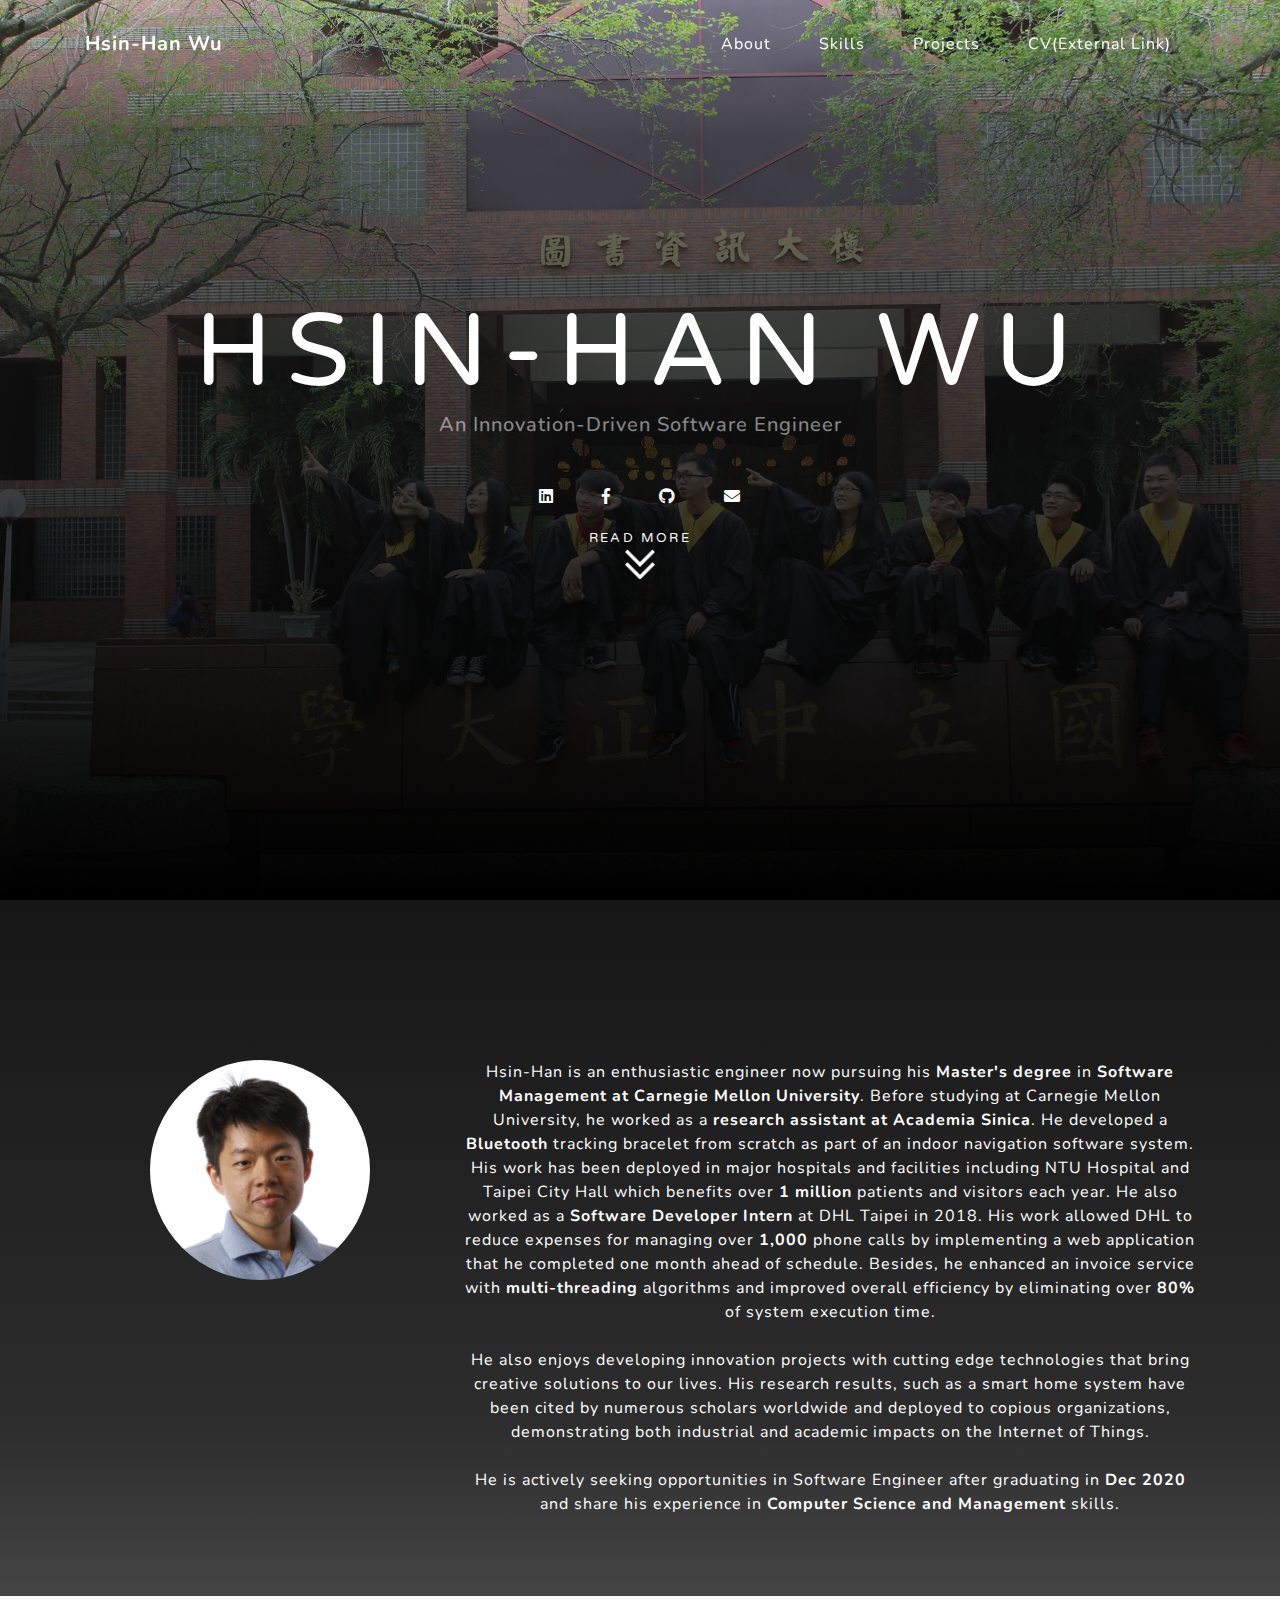
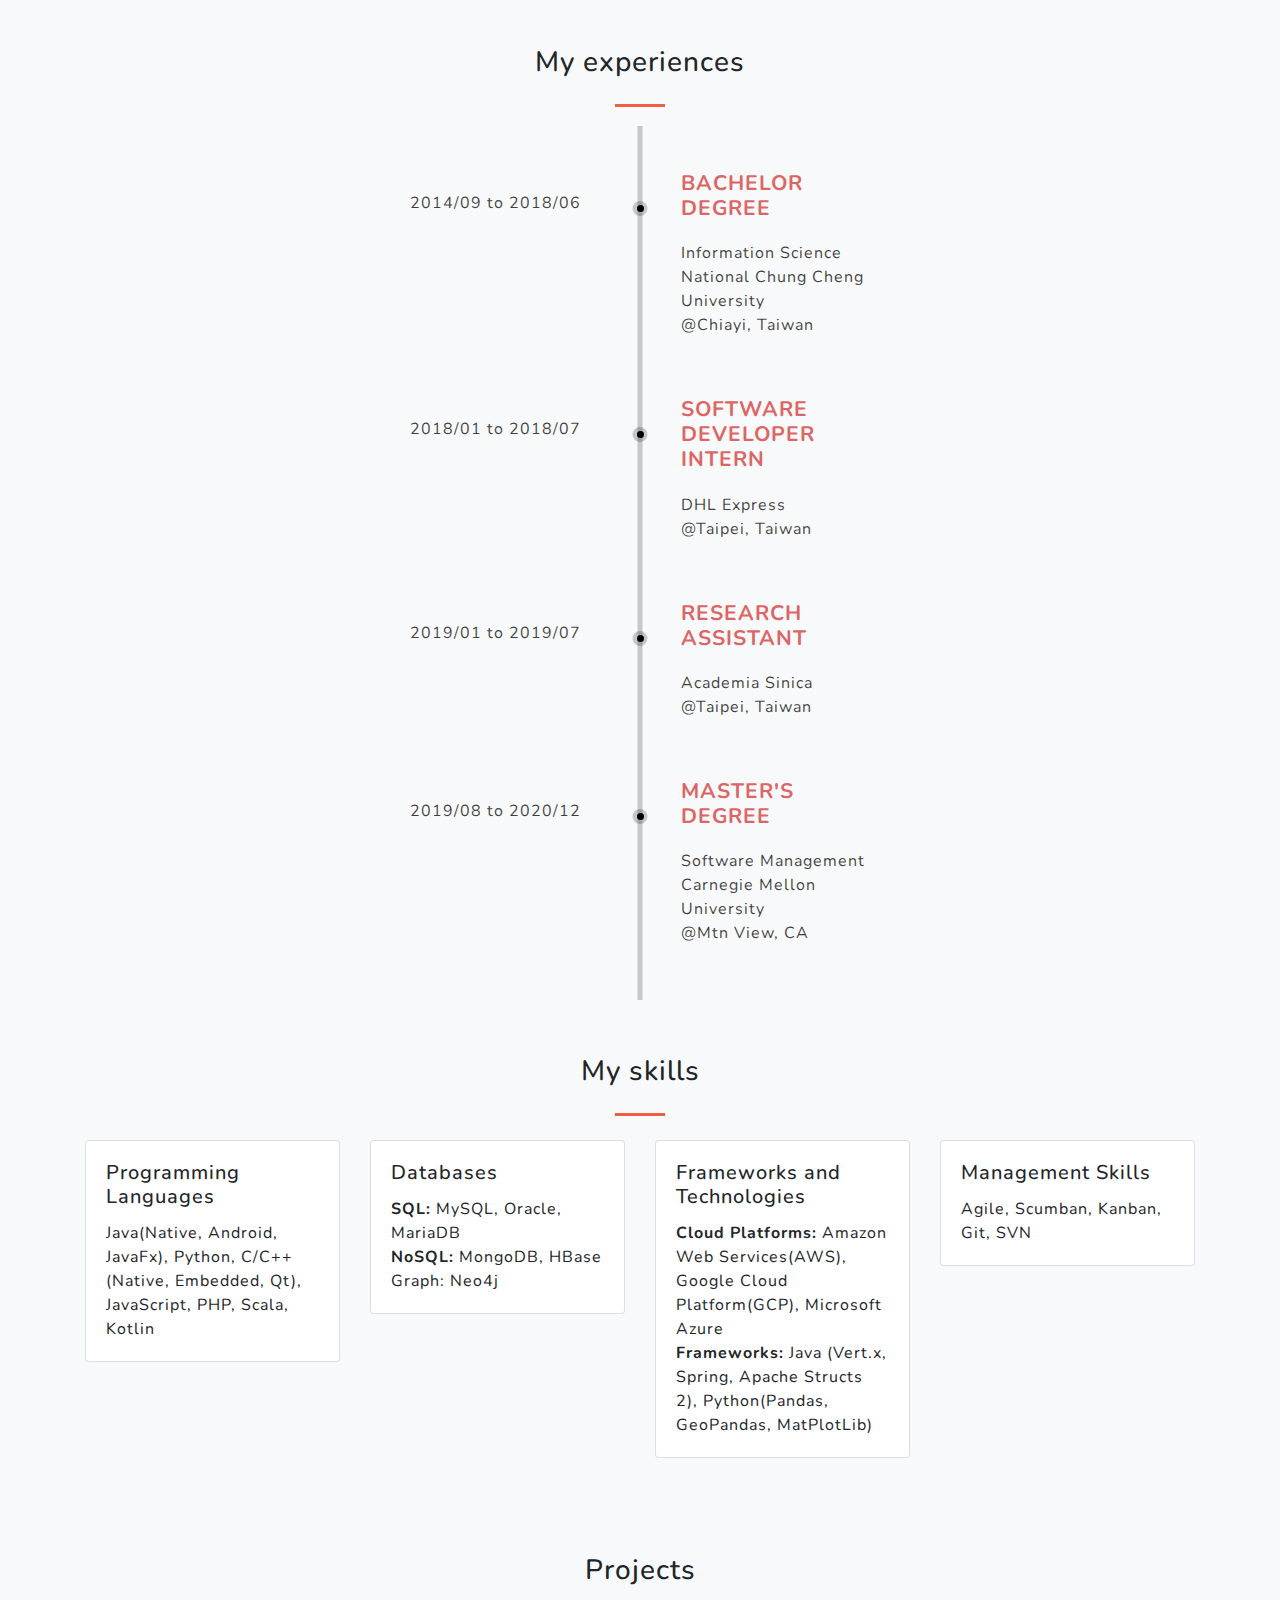
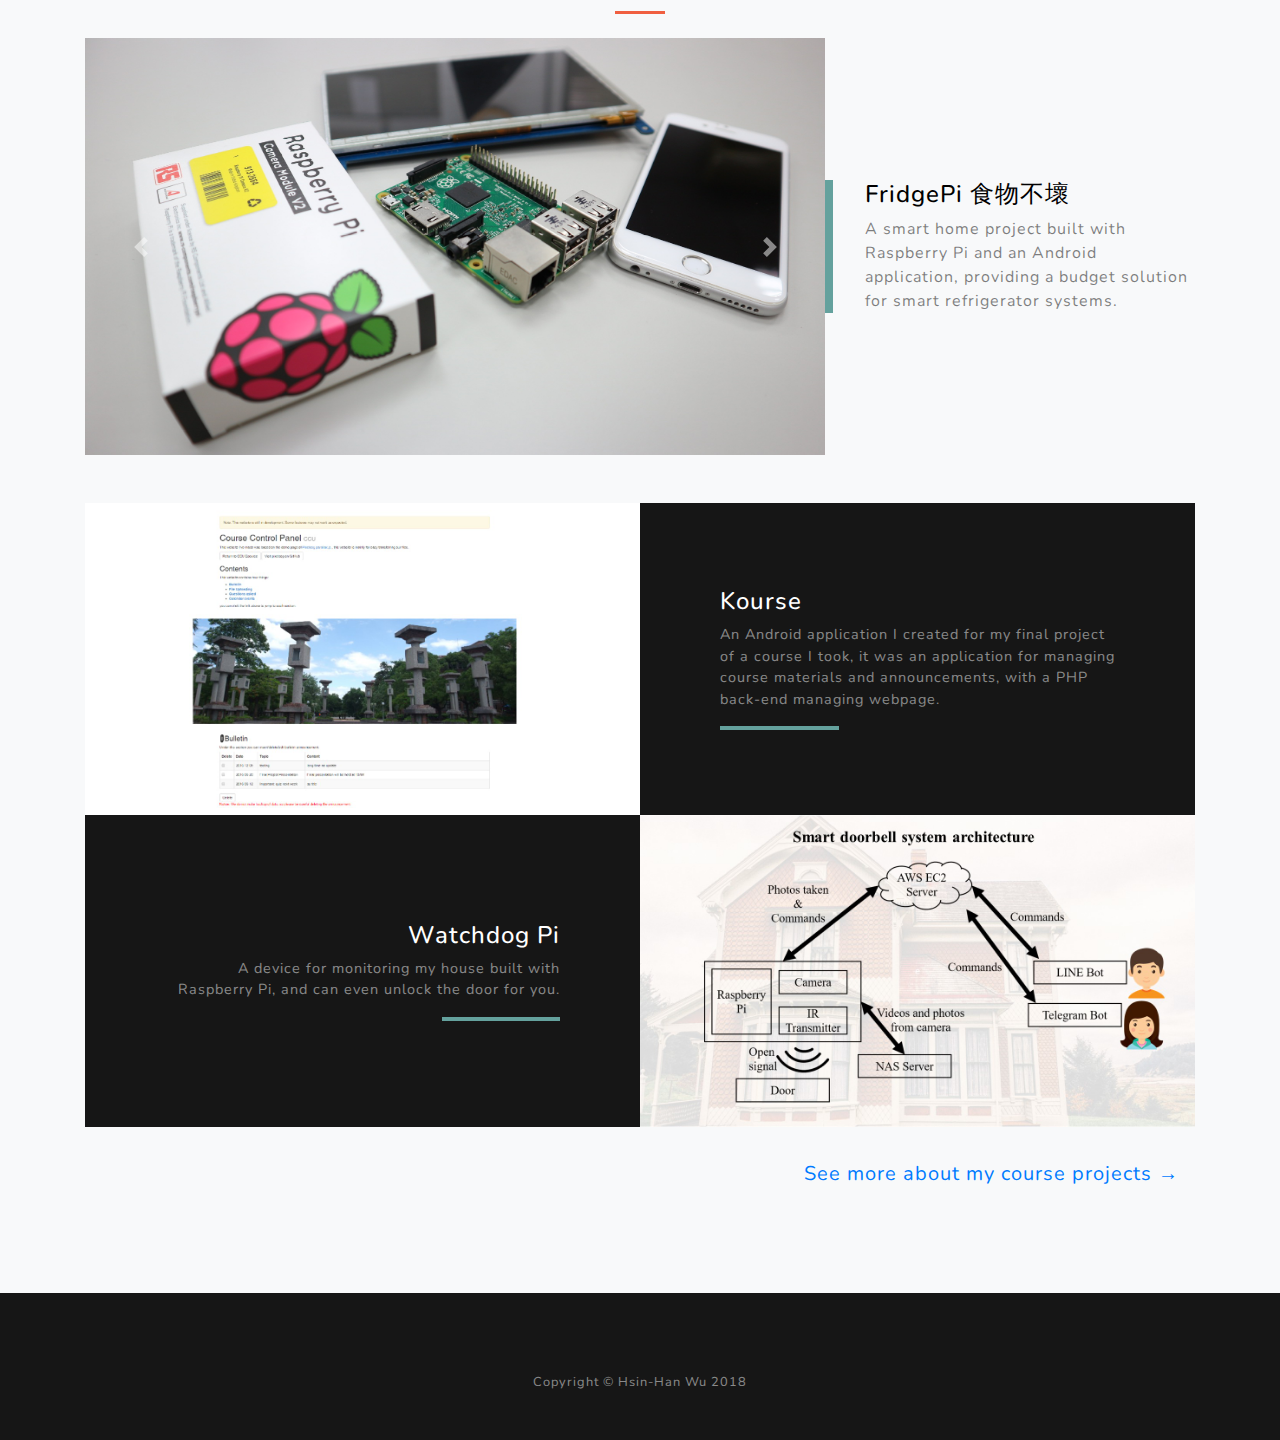
<file: index.html>
<!DOCTYPE html>
<html lang="en">

  <head>

    <meta charset="utf-8">
    <meta name="viewport" content="width=device-width, initial-scale=1, shrink-to-fit=no">
    <meta name="description" content="">
    <meta name="author" content="">

    <title>Evan Wu</title>

    <!-- Bootstrap core CSS -->
    <link href="vendor/bootstrap/css/bootstrap.min.css" rel="stylesheet">
    <link href="css/main.css" rel="stylesheet">

    <!-- Custom fonts for this template -->
    <link href="vendor/fontawesome-free/css/all.min.css" rel="stylesheet">
    <link href="https://fonts.googleapis.com/css?family=Varela+Round" rel="stylesheet">
    <link href="https://fonts.googleapis.com/css?family=Nunito:200,200i,300,300i,400,400i,600,600i,700,700i,800,800i,900,900i" rel="stylesheet">

    <!-- Custom styles for this template -->
    <link href="css/grayscale.min.css" rel="stylesheet">

    <link rel="apple-touch-icon" sizes="57x57" href="img/favicon/apple-icon-57x57.png">
    <link rel="apple-touch-icon" sizes="60x60" href="img/favicon/apple-icon-60x60.png">
    <link rel="apple-touch-icon" sizes="72x72" href="img/favicon/apple-icon-72x72.png">
    <link rel="apple-touch-icon" sizes="76x76" href="img/favicon/apple-icon-76x76.png">
    <link rel="apple-touch-icon" sizes="114x114" href="img/favicon/apple-icon-114x114.png">
    <link rel="apple-touch-icon" sizes="120x120" href="img/favicon/apple-icon-120x120.png">
    <link rel="apple-touch-icon" sizes="144x144" href="img/favicon/apple-icon-144x144.png">
    <link rel="apple-touch-icon" sizes="152x152" href="img/favicon/apple-icon-152x152.png">
    <link rel="apple-touch-icon" sizes="180x180" href="img/favicon/apple-icon-180x180.png">
    <link rel="icon" type="image/png" sizes="192x192"  href="img/favicon/android-icon-192x192.png">
    <link rel="icon" type="image/png" sizes="32x32" href="img/favicon/favicon-32x32.png">
    <link rel="icon" type="image/png" sizes="96x96" href="img/favicon/favicon-96x96.png">
    <link rel="icon" type="image/png" sizes="16x16" href="img/favicon/favicon-16x16.png">
    <link rel="manifest" href="img/favicon/manifest.json">
    <meta name="msapplication-TileColor" content="#ffffff">
    <meta name="msapplication-TileImage" content="img/favicon/ms-icon-144x144.png">
    <meta name="theme-color" content="#ffffff">

  </head>

  <body id="page-top">

    <!-- Navigation -->
    <nav class="navbar navbar-expand-lg navbar-light fixed-top" id="mainNav">
      <div class="container">
        <a class="navbar-brand js-scroll-trigger" href="#page-top">Hsin-Han Wu</a>
        <button class="navbar-toggler navbar-toggler-right" type="button" data-toggle="collapse" data-target="#navbarResponsive" aria-controls="navbarResponsive" aria-expanded="false" aria-label="Toggle navigation">
          Menu
          <i class="fas fa-bars"></i>
        </button>
        <div class="collapse navbar-collapse" id="navbarResponsive">
          <ul class="navbar-nav ml-auto">
            <li class="nav-item">
              <a class="nav-link js-scroll-trigger" href="#about">About</a>
            </li>
            <li class="nav-item">
                <a class="nav-link js-scroll-trigger" href="#skills">Skills</a>
              </li>
            <li class="nav-item">
              <a class="nav-link js-scroll-trigger" href="#projects">Projects</a>
            </li>
            <li class="nav-item">
              <!--
              <a class="nav-link js-scroll-trigger" href="CV_Hsin-Han_Wu.pdf" target="_blank">CV(External Link)</a>
              -->
              <!-- Google drive link for saving AWS data usage -->
              <a class="nav-link js-scroll-trigger" href="https://drive.google.com/file/d/1MdrcvCfWIAXyxdNuAzDsycBG6B0T7yPy/view?usp=sharing" target="_blank">CV(External Link)</a>
            </li>
          </ul>
        </div>
      </div>
    </nav>

    <!-- Header -->
    <header class="masthead">
      <div class="container d-flex h-100 align-items-center">
        <div class="mx-auto text-center">
          <h1 class="mx-auto my-0 text-uppercase">Hsin-Han Wu</h1>
          <h2 class="text-white-50 mx-auto mt-2 mb-5">An Innovation-Driven Software Engineer</h2>

          <div class="social d-flex justify-content-center">
            <a href="https://www.linkedin.com/in/hsinhanw/" class="mx-4">
              <i class="fab fa-linkedin"></i>
            </a>
            <a href="https://www.facebook.com/hsinhanw" class="mx-4">
              <i class="fab fa-facebook-f"></i>
            </a>
            <a href="https://github.com/evanshwu" class="mx-4">
              <i class="fab fa-github"></i>
            </a>
            <a href="mailto:evan.sh.wu@gmail.com" class="mx-4">
              <i class="fas fa-envelope"></i>
            </a>

            
          </div>

          <a href="#about" class="btn js-scroll-trigger">Read more<BR><img src="img/Down-Arrow-White.png" width="30"/></a>
        </div>
      </div>
    </header>

    <!-- About Section -->
    <section id="about" class="about-section text-center">
      <div class="container">
        <div class="row rowPad">
          <div class="col-md-4 mx-auto">
            <!--<h2 class="text-white mb-4">My photo</h2>-->
            <img src="img/me.jpg" class="rounded-circle" width="220" height="220"/>
          </div>
          <div class="col-md-8">
            <p class="text-white">
              Hsin-Han is an enthusiastic engineer now pursuing his <b>Master's degree</b> in 
              <b>Software Management at Carnegie Mellon University</b>. Before studying at 
              Carnegie Mellon University, he worked as a <b>research assistant at Academia Sinica</b>. 
              He developed a <b>Bluetooth</b> tracking bracelet from scratch as part of an indoor navigation 
              software system. His work has been deployed in major hospitals and facilities including 
              NTU Hospital and Taipei City Hall which benefits over <b>1 million</b> patients and visitors 
              each year. He also worked as a <b>Software Developer Intern</b> at DHL Taipei in 2018. 
              His work allowed DHL to reduce expenses for managing over <b>1,000</b> phone calls by 
              implementing a web application that he completed one month ahead of schedule. 
              Besides, he enhanced an invoice service with <b>multi-threading</b> algorithms and improved 
              overall efficiency by eliminating over <b>80%</b> of system execution time. 
              
              <br><br>He also enjoys developing innovation projects with cutting edge technologies that bring 
              creative solutions to our lives. His research results, such as a smart home system have 
              been cited by numerous scholars worldwide and deployed to copious organizations, 
              demonstrating both industrial and academic impacts on the Internet of Things. 
              
              <br><br>He is actively seeking opportunities in Software Engineer after graduating in <b>Dec 2020</b> 
              and share his experience in <b>Computer Science and Management</b> skills.
          </div>
        </div>
        </div>
    </section>


    <section class="mytabs_area p_120 bg-light">
      <div class="container">
          <h3 class="text-center">My experiences</h3>
          <hr class="hr-title">
          <div class="tabs_inner">
            <div class="tab-content" id="myTabContent">
              <div class="tab-pane fade show active" id="home" role="tabpanel" aria-labelledby="home-tab">
                <ul class="list">
                  
                  <li>
                    <span></span>
                    <div class="media">
                      <div class="d-flex">
                        <p>2014/09 to 2018/06</p>
                      </div>
                      <div class="media-body">
                        <h4>Bachelor Degree</h4>
                        <p>Information Science<br>National Chung Cheng University<br>@Chiayi, Taiwan</p>
                      </div>
                    </div>
                  </li>
                  <li>
                  <span></span>
                    <div class="media">
                      <div class="d-flex">
                        <p>2018/01 to 2018/07</p>
                      </div>
                      <div class="media-body">
                        <h4>Software Developer Intern</h4>
                        <p>DHL Express<br>@Taipei, Taiwan</p>
                      </div>
                    </div>
                  </li>
                  <li>
                    <span></span>
                      <div class="media">
                        <div class="d-flex">
                          <p>2019/01 to 2019/07</p>
                        </div>
                        <div class="media-body">
                          <h4>Research Assistant</h4>
                          <p>Academia Sinica<br>@Taipei, Taiwan</p>
                        </div>
                      </div>
                    </li>
                  <li>
                    <span></span>
                    <div class="media">
                      <div class="d-flex">
                        <p>2019/08 to 2020/12</p>
                      </div>
                      <div class="media-body">
                        <h4>Master's Degree</h4>
                        <p>Software Management<br>Carnegie Mellon University<br>@Mtn View, CA</p>
                      </div>
                    </div>
                  </li>
                </ul>
              </div>
            </div>
        </div>
      </div>
    </section>
    

    <!-- Skills section -->
    <section id="skills" class="skills-section bg-light">
      <div class="container">
          <h3 class="text-center">My skills</h3>
          <hr class="hr-title">
        <div class="row">
          <div class="col">
              <div class="card">
                  <div class="card-body">
                    <h5 class="card-title">Programming Languages</h5>
                    <p class="card-text">Java(Native, Android, JavaFx), Python, C/C++(Native, Embedded, Qt), JavaScript, PHP, Scala, Kotlin</p>
                  </div>
              </div>
          </div>
          <div class="col">
              <div class="card">
                  <div class="card-body">
                    <h5 class="card-title">Databases</h5>
                    <p class="card-text"><b>SQL: </b>MySQL, Oracle, MariaDB<br><b>NoSQL: </b>MongoDB, HBase<br>Graph: Neo4j</p>
                  </div>
              </div>
          </div>
          <div class="col">
              <div class="card">
                  <div class="card-body">
                    <h5 class="card-title">Frameworks and Technologies</h5>
                    <p class="card-text"><b>Cloud Platforms: </b>Amazon Web Services(AWS), Google Cloud Platform(GCP), Microsoft Azure<br><b>Frameworks: </b>Java (Vert.x, Spring, Apache Structs 2), Python(Pandas, GeoPandas, MatPlotLib)</p>
                  </div>
              </div>
          </div>
          <div class="col">
              <div class="card">
                  <div class="card-body">
                    <h5 class="card-title">Management Skills</h5>
                    <p class="card-text">Agile, Scumban, Kanban, Git, SVN</p>
                  </div>
              </div>
          </div>
        </div>
        
      </div>
    </section>
    
    

    <!-- Projects Section -->
    <section id="projects" class="projects-section bg-light">
      <div class="container">
        <h3 class="text-center">Projects</h3>
        <hr class="hr-title">
        <!-- Featured Project Row -->
        <div class="row align-items-center no-gutters mb-4 mb-lg-5">
          <div class="col-xl-8 col-lg-7">
            <!--<img class="img-fluid mb-3 mb-lg-0" src="img/fridgepi.JPG" alt="">-->
            <div id="carousel-first" class="carousel slide" data-ride="carousel">
                <div class="carousel-inner">
                  <div class="carousel-item active">
                    <img class="img-fluid mb-3 mb-lg-0" src="img/fridgepi.JPG" alt="First slide">
                  </div>
                  <div class="carousel-item">
                    <img class="img-fluid mb-3 mb-lg-0" src="img/fridgepi2.jpg" alt="Second slide">
                  </div>
                  <div class="carousel-item">
                    <img class="img-fluid mb-3 mb-lg-0" src="img/fridgepi3.png" alt="Third slide">
                  </div>
                </div>
                <a class="carousel-control-prev" href="#carousel-first" role="button" data-slide="prev">
                  <span class="carousel-control-prev-icon" aria-hidden="true"></span>
                  <span class="sr-only">Previous</span>
                </a>
                <a class="carousel-control-next" href="#carousel-first" role="button" data-slide="next">
                  <span class="carousel-control-next-icon" aria-hidden="true"></span>
                  <span class="sr-only">Next</span>
                </a>
            </div>
          </div>
          <div class="col-xl-4 col-lg-5">
            <div class="featured-text text-center text-lg-left">
              <h4><a style="color:black;" href="projects/fridgepi.html">FridgePi 食物不壞</a></h4>
              <p class="text-black-50 mb-0">A smart home project built with Raspberry Pi and an Android application, providing a budget solution for smart refrigerator systems.
              </p>
            </div>
          </div>
        </div>

        <!-- Project One Row -->
        <div class="row justify-content-center no-gutters mb-5 mb-lg-0">
          <div class="col-lg-6">
            <img class="img-fluid" src="img/kourse.jpg" alt="">
          </div>
          <div class="col-lg-6">
            <div class="bg-black text-center h-100 project">
              <div class="d-flex h-100">
                <div class="project-text w-100 my-auto text-center text-lg-left">
                  <h4 class="text-white"><a href="projects/kourse.html">Kourse</a></h4>
                  <p class="mb-0 text-white-50">An Android application I created for my final project of a course I took, it was an application for managing course materials and announcements, with a PHP back-end managing webpage.</p>
                  <hr class="d-none d-lg-block mb-0 ml-0">
                </div>
              </div>
            </div>
          </div>
        </div>

        <!-- Project Two Row -->
        <div class="row justify-content-center no-gutters">
          <div class="col-lg-6">
            <img class="img-fluid" src="img/doorbell.jpg" alt="">
          </div>
          <div class="col-lg-6 order-lg-first">
            <div class="bg-black text-center h-100 project">
              <div class="d-flex h-100">
                <div class="project-text w-100 my-auto text-center text-lg-right">
                  <h4 class="text-white"><a href="projects/watchdogpi.html">Watchdog Pi</a></h4>
                  <p class="mb-0 text-white-50">A device for monitoring my house built with Raspberry Pi, and can even unlock the door for you.</p>
                  <hr class="d-none d-lg-block mb-0 mr-0">
                </div>
              </div>
            </div>
          </div>
        </div>
        <BR>
        <div class="row">
          <div class="col-md">
            <a class="float-right btn-lg btn-outline-primary" href="projects.html">See more about my course projects &rarr;</a>
          </div>
            
          </div>
      </div>
    </section>

    <!-- Signup Section -->
    <!--
    <section id="signup" class="signup-section">
      <div class="container">
        <div class="row">
          <div class="col-md-10 col-lg-8 mx-auto text-center">

            <i class="far fa-paper-plane fa-2x mb-2 text-white"></i>
            <h2 class="text-white mb-5">Subscribe to receive updates!</h2>

            <form class="form-inline d-flex">
              <input type="email" class="form-control flex-fill mr-0 mr-sm-2 mb-3 mb-sm-0" id="inputEmail" placeholder="Enter email address...">
              <button type="submit" class="btn btn-primary mx-auto">Subscribe</button>
            </form>

          </div>
        </div>
      </div>
    </section>
-->
    <!-- Contact Section -->
    
    <section class="contact-section bg-black">
      <div class="container">
<!--
        <div class="row">

          <div class="col-md-4 mb-3 mb-md-0">
            <div class="card py-4 h-100">
              <div class="card-body text-center">
                <i class="fas fa-map-marked-alt text-primary mb-2"></i>
                <h4 class="text-uppercase m-0">Address</h4>
                <hr class="my-4">
                <div class="small text-black-50">4923 Market Street, Orlando FL</div>
              </div>
            </div>
          </div>

          <div class="col-md-4 mb-3 mb-md-0">
            <div class="card py-4 h-100">
              <div class="card-body text-center">
                <i class="fas fa-envelope text-primary mb-2"></i>
                <h4 class="text-uppercase m-0">Email</h4>
                <hr class="my-4">
                <div class="small text-black-50">
                  <a href="#">hello@yourdomain.com</a>
                </div>
              </div>
            </div>
          </div>

          <div class="col-md-4 mb-3 mb-md-0">
            <div class="card py-4 h-100">
              <div class="card-body text-center">
                <i class="fas fa-mobile-alt text-primary mb-2"></i>
                <h4 class="text-uppercase m-0">Phone</h4>
                <hr class="my-4">
                <div class="small text-black-50">+886 956-615-249</div>
              </div>
            </div>
          </div>
        </div>
-->
        <!-- <div class="social d-flex justify-content-center">
          <a href="https://www.linkedin.com/in/hsinhanw/" class="mx-2">
            <i class="fab fa-linkedin"></i>
          </a>
          <a href="https://www.facebook.com/hsinhanw" class="mx-2">
            <i class="fab fa-facebook-f"></i>
          </a>
          <a href="https://github.com/evanshwu" class="mx-2">
            <i class="fab fa-github"></i>
          </a>
        </div> -->

      </div>
    </section>
  
    <!-- Footer -->
    <footer class="bg-black small text-center text-white-50">
      <div class="container">
        Copyright &copy; Hsin-Han Wu 2018
      </div>
    </footer>

    <!-- Bootstrap core JavaScript -->
    <script src="vendor/jquery/jquery.min.js"></script>
    <script src="vendor/bootstrap/js/bootstrap.bundle.min.js"></script>

    <!-- Plugin JavaScript -->
    <script src="vendor/jquery-easing/jquery.easing.min.js"></script>

    <!-- Custom scripts for this template -->
    <script src="js/grayscale.min.js"></script>

    <!-- <script src="192.168.30.134:3000/index.js"></script>
      <script>window.botpressWebChat.init({ host: '192.168.30.194:3000' })</script> -->
<!-- Global site tag (gtag.js) - Google Analytics -->
<script async src="https://www.googletagmanager.com/gtag/js?id=UA-131273226-1"></script>
<script>
  window.dataLayer = window.dataLayer || [];
  function gtag(){dataLayer.push(arguments);}
  gtag('js', new Date());

  gtag('config', 'UA-131273226-1');
</script>

  </body>

</html>
</file>
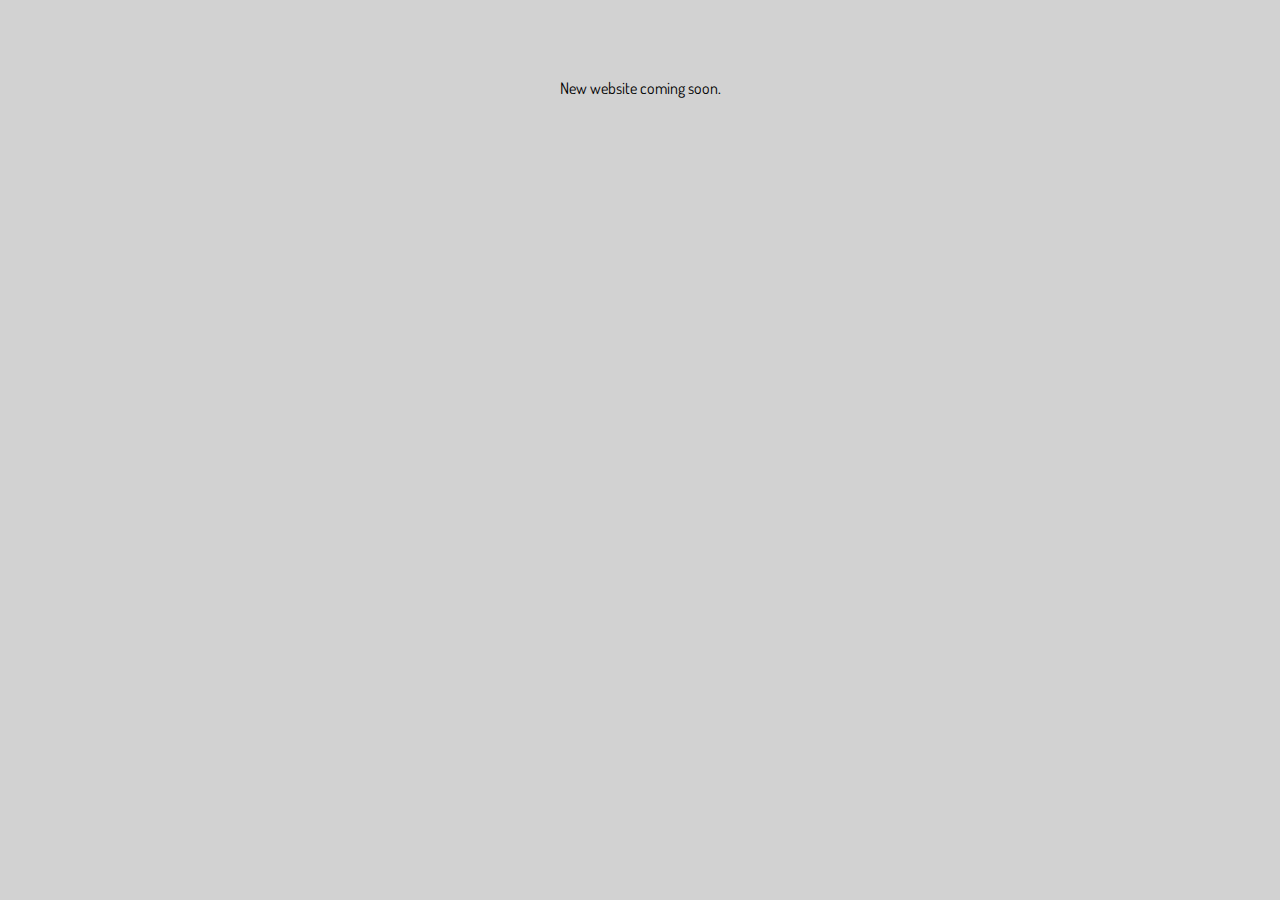
<file: construct/index.html>
<html>
<head>
    <link href="style.css" rel="stylesheet">
    <link href="https://fonts.googleapis.com/css?family=Dosis" rel="stylesheet">
</head>
<body>
    <section>
        <div>
            <p>New website coming soon.</p>
        </div>
    </section>
    <canvas id=”canvas” width=”600px” height=”400px”></canvas>
    <script src="effect.js"></script>
    <script
  src="https://code.jquery.com/jquery-3.3.1.slim.min.js"
  integrity="sha256-3edrmyuQ0w65f8gfBsqowzjJe2iM6n0nKciPUp8y+7E="
  crossorigin="anonymous"></script>
</body>
</html>
</file>
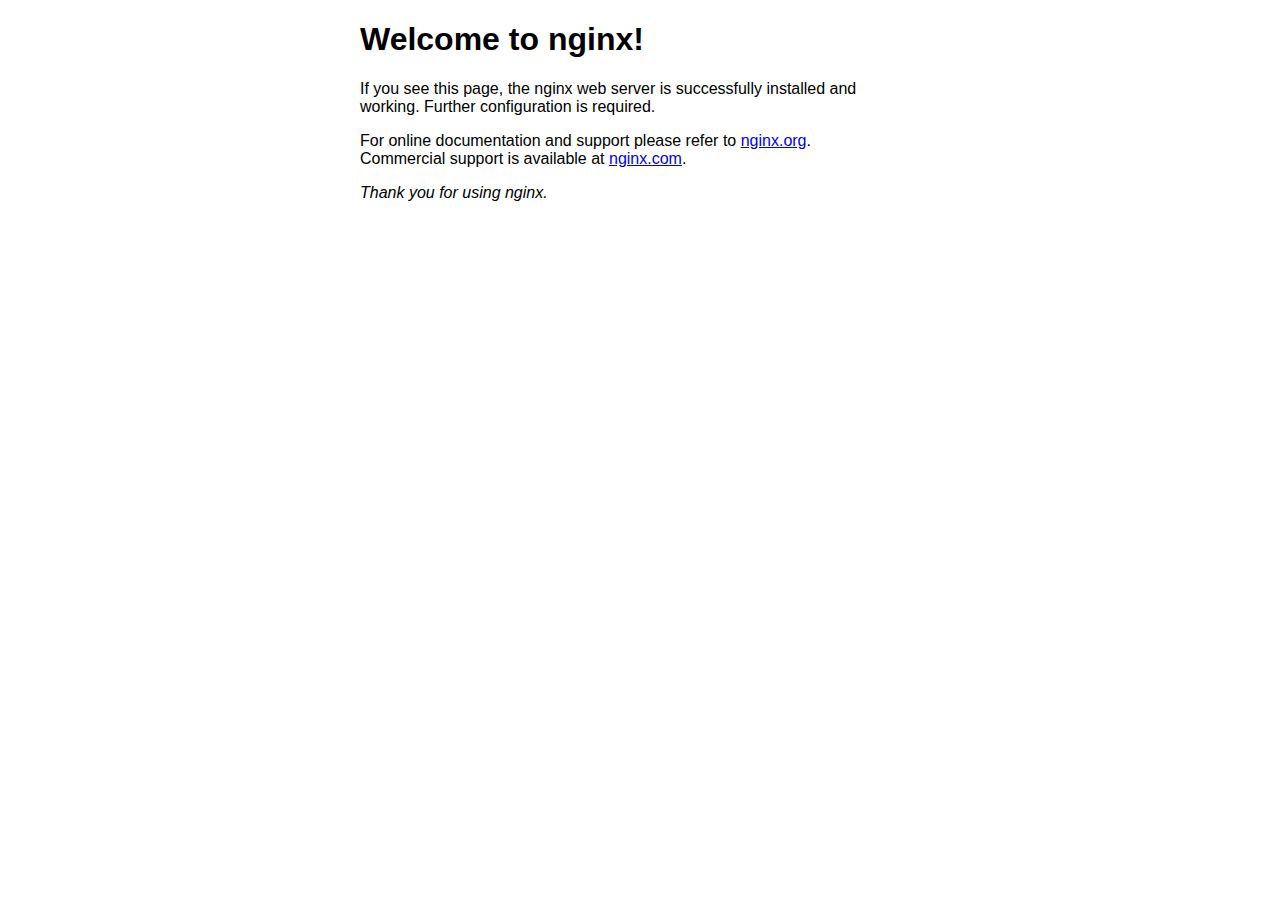
<file: index.nginx-debian.html>
<!DOCTYPE html>
<html>
<head>
<title>Welcome to nginx!</title>
<style>
    body {
        width: 35em;
        margin: 0 auto;
        font-family: Tahoma, Verdana, Arial, sans-serif;
    }
</style>
</head>
<body>
<h1>Welcome to nginx!</h1>
<p>If you see this page, the nginx web server is successfully installed and
working. Further configuration is required.</p>

<p>For online documentation and support please refer to
<a href="http://nginx.org/">nginx.org</a>.<br/>
Commercial support is available at
<a href="http://nginx.com/">nginx.com</a>.</p>

<p><em>Thank you for using nginx.</em></p>
</body>
</html>
</file>
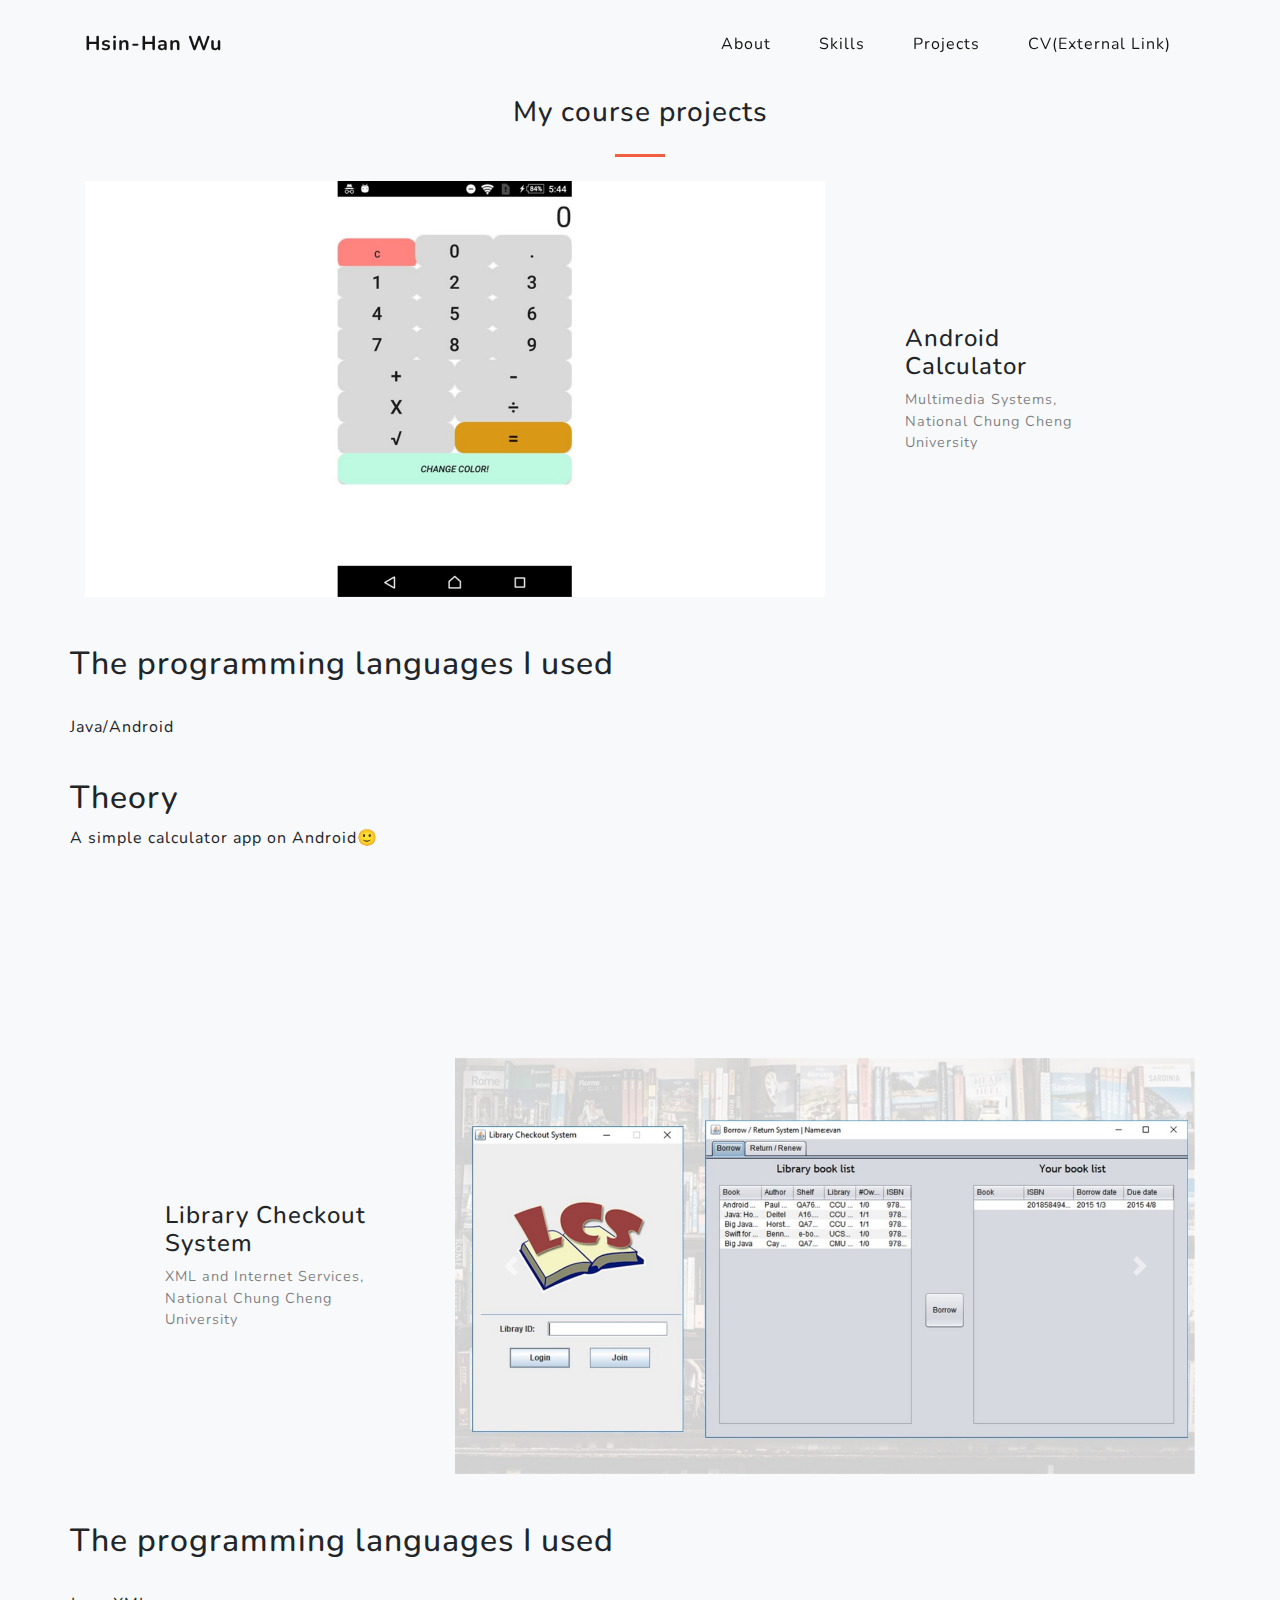
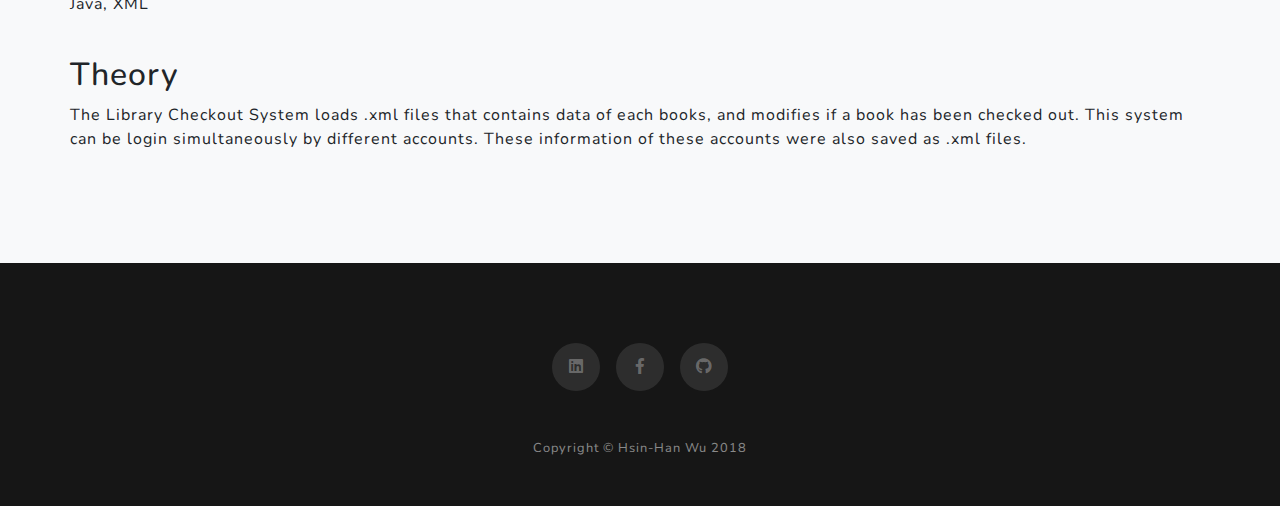
<file: projects.html>
<!DOCTYPE html>
<html lang="en">

<head>

  <meta charset="utf-8">
  <meta name="viewport" content="width=device-width, initial-scale=1, shrink-to-fit=no">
  <meta name="description" content="">
  <meta name="author" content="">

  <title>Evan Wu</title>

  <!-- Bootstrap core CSS -->
  <link href="vendor/bootstrap/css/bootstrap.min.css" rel="stylesheet">
  <link href="css/main.css" rel="stylesheet">

  <!-- Custom fonts for this template -->
  <link href="vendor/fontawesome-free/css/all.min.css" rel="stylesheet">
  <link href="https://fonts.googleapis.com/css?family=Varela+Round" rel="stylesheet">
  <link href="https://fonts.googleapis.com/css?family=Nunito:200,200i,300,300i,400,400i,600,600i,700,700i,800,800i,900,900i"
    rel="stylesheet">

  <!-- Custom styles for this template -->
  <link href="css/grayscale.min.css" rel="stylesheet">

</head>

<body id="page-top">

  <!-- Navigation -->
  <nav class="navbar navbar-expand-lg navbar-light fixed-top" id="mainNav">
    <div class="container">
      <a class="navbar-brand js-scroll-trigger" href="#page-top" style="color:#161616;">Hsin-Han Wu</a>
      <button class="navbar-toggler navbar-toggler-right" type="button" data-toggle="collapse" data-target="#navbarResponsive"
        aria-controls="navbarResponsive" aria-expanded="false" aria-label="Toggle navigation">
        Menu
        <i class="fas fa-bars"></i>
      </button>
      <div class="collapse navbar-collapse" id="navbarResponsive">
        <ul class="navbar-nav ml-auto">
          <li class="nav-item">
            <a class="nav-link js-scroll-trigger" href="index.html#about" style="color:#161616;">About</a>
          </li>
          <li class="nav-item">
            <a class="nav-link js-scroll-trigger" href="index.html#skills" style="color:#161616;">Skills</a>
          </li>
          <li class="nav-item">
            <a class="nav-link js-scroll-trigger" href="#projects" style="color:#161616;">Projects</a>
          </li>
          <li class="nav-item">
            <a class="nav-link js-scroll-trigger" href="https://drive.google.com/file/d/1yvumKflW4FTjJYL6ejQORp4sL6r66ruY/view?usp=sharing"
              style="color:#161616;">CV(External Link)</a>
          </li>
        </ul>
      </div>
    </div>
  </nav>






  <!-- Projects Section -->
  <section id="projects" class="projects-section bg-light">
    <div class="container">
      <h3 class="text-center">My course projects</h3>
      <hr class="hr-title">
      <!-- Featured Project Row 1 -->
      <div class="row align-items-center no-gutters mb-4 mb-lg-5">
        <div class="col-xl-8 col-lg-7">
          <div id="carousel-first" class="carousel slide" data-ride="carousel">
            <div class="carousel-inner">
              <div class="carousel-item active">
                <img class="img-fluid mb-3 mb-lg-0" src="img/calc.jpg" alt="First slide">
              </div>
            </div>
            <a class="carousel-control-prev" href="#carousel-first" role="button" data-slide="prev">
              <span class="carousel-control-prev-icon" aria-hidden="true"></span>
              <span class="sr-only">Previous</span>
            </a>
            <a class="carousel-control-next" href="#carousel-first" role="button" data-slide="next">
              <span class="carousel-control-next-icon" aria-hidden="true"></span>
              <span class="sr-only">Next</span>
            </a>
          </div>
        </div>
        <div class="col-xl-4 col-lg-5">
          <div class="project-text text-center text-lg-left">
            <h4>Android Calculator</h4>
            <p class="text-black-50 mb-0">Multimedia Systems, National Chung Cheng University</p>
          </div>
        </div>
      </div>
      <div class="row">
        <h2>The programming languages I used</h2>
      </div>
      <br>
      <div class="row">
        <p>Java/Android</p>
      </div>
      <br>
      <div class="row">
        <h2>Theory</h2>
      </div>
      <div class="row">
        <p>A simple calculator app on Android🙂</p>
      </div>
      <!-- <br>
          <div class="row">
              <h2>System architecture/Screenshots</h2>
          </div>
          <div class="row">
              <p></p>
          </div> -->
    </div>
  </section>

  <!-- Projects Section -->
  <section id="projects" class="projects-section bg-light">
    <div class="container">
      <!-- Featured Project Row 1 -->
      <div class="row align-items-center no-gutters mb-4 mb-lg-5">
        <div class="col-xl-4 col-lg-5">
            <div class="project-text text-center text-lg-left">
                <h4>Library Checkout System</h4>
                <p class="text-black-50 mb-0">XML and Internet Services, National Chung Cheng University</p>
              </div>
          
        </div>
        <div class="col-xl-8 col-lg-7">
            <div id="carousel-first" class="carousel slide" data-ride="carousel">
                <div class="carousel-inner">
                  <div class="carousel-item active">
                    <img class="img-fluid mb-3 mb-lg-0" src="img/lcs1.jpg" alt="First slide">
                  </div>
                </div>
                <a class="carousel-control-prev" href="#carousel-first" role="button" data-slide="prev">
                  <span class="carousel-control-prev-icon" aria-hidden="true"></span>
                  <span class="sr-only">Previous</span>
                </a>
                <a class="carousel-control-next" href="#carousel-first" role="button" data-slide="next">
                  <span class="carousel-control-next-icon" aria-hidden="true"></span>
                  <span class="sr-only">Next</span>
                </a>
              </div>
        </div>
      </div>
      <div class="row">
        <h2>The programming languages I used</h2>
      </div>
      <br>
      <div class="row">
        <p>Java, XML</p>
      </div>
      <br>
      <div class="row">
        <h2>Theory</h2>
      </div>
      <div class="row">
        <p>The Library Checkout System loads .xml files that contains data of each books, and modifies if a book has
          been checked out. This system can be login simultaneously by different accounts. These information of these
          accounts were also saved as .xml files.</p>
      </div>
      <!-- <br>
          <div class="row">
              <h2>System architecture/Screenshots</h2>
          </div>
          <div class="row">
              <p></p>
          </div> -->
    </div>
  </section>




  <section class="contact-section bg-black">
    <div class="container">
      <div class="social d-flex justify-content-center">
        <a href="https://www.linkedin.com/in/hsin-han-wu-1b1955b2/" class="mx-2">
          <i class="fab fa-linkedin"></i>
        </a>
        <a href="https://www.facebook.com/dopey30088" class="mx-2">
          <i class="fab fa-facebook-f"></i>
        </a>
        <a href="https://github.com/evanshwu" class="mx-2">
          <i class="fab fa-github"></i>
        </a>
      </div>
    </div>
  </section>

  <!-- Footer -->
  <footer class="bg-black small text-center text-white-50">
    <div class="container">
      Copyright &copy; Hsin-Han Wu 2018
    </div>
  </footer>

  <!-- Bootstrap core JavaScript -->
  <script src="vendor/jquery/jquery.min.js"></script>
  <script src="vendor/bootstrap/js/bootstrap.bundle.min.js"></script>

  <!-- Plugin JavaScript -->
  <script src="vendor/jquery-easing/jquery.easing.min.js"></script>

  <!-- Custom scripts for this template -->
  <script src="js/grayscale.min.js"></script>

</body>

</html>
</file>
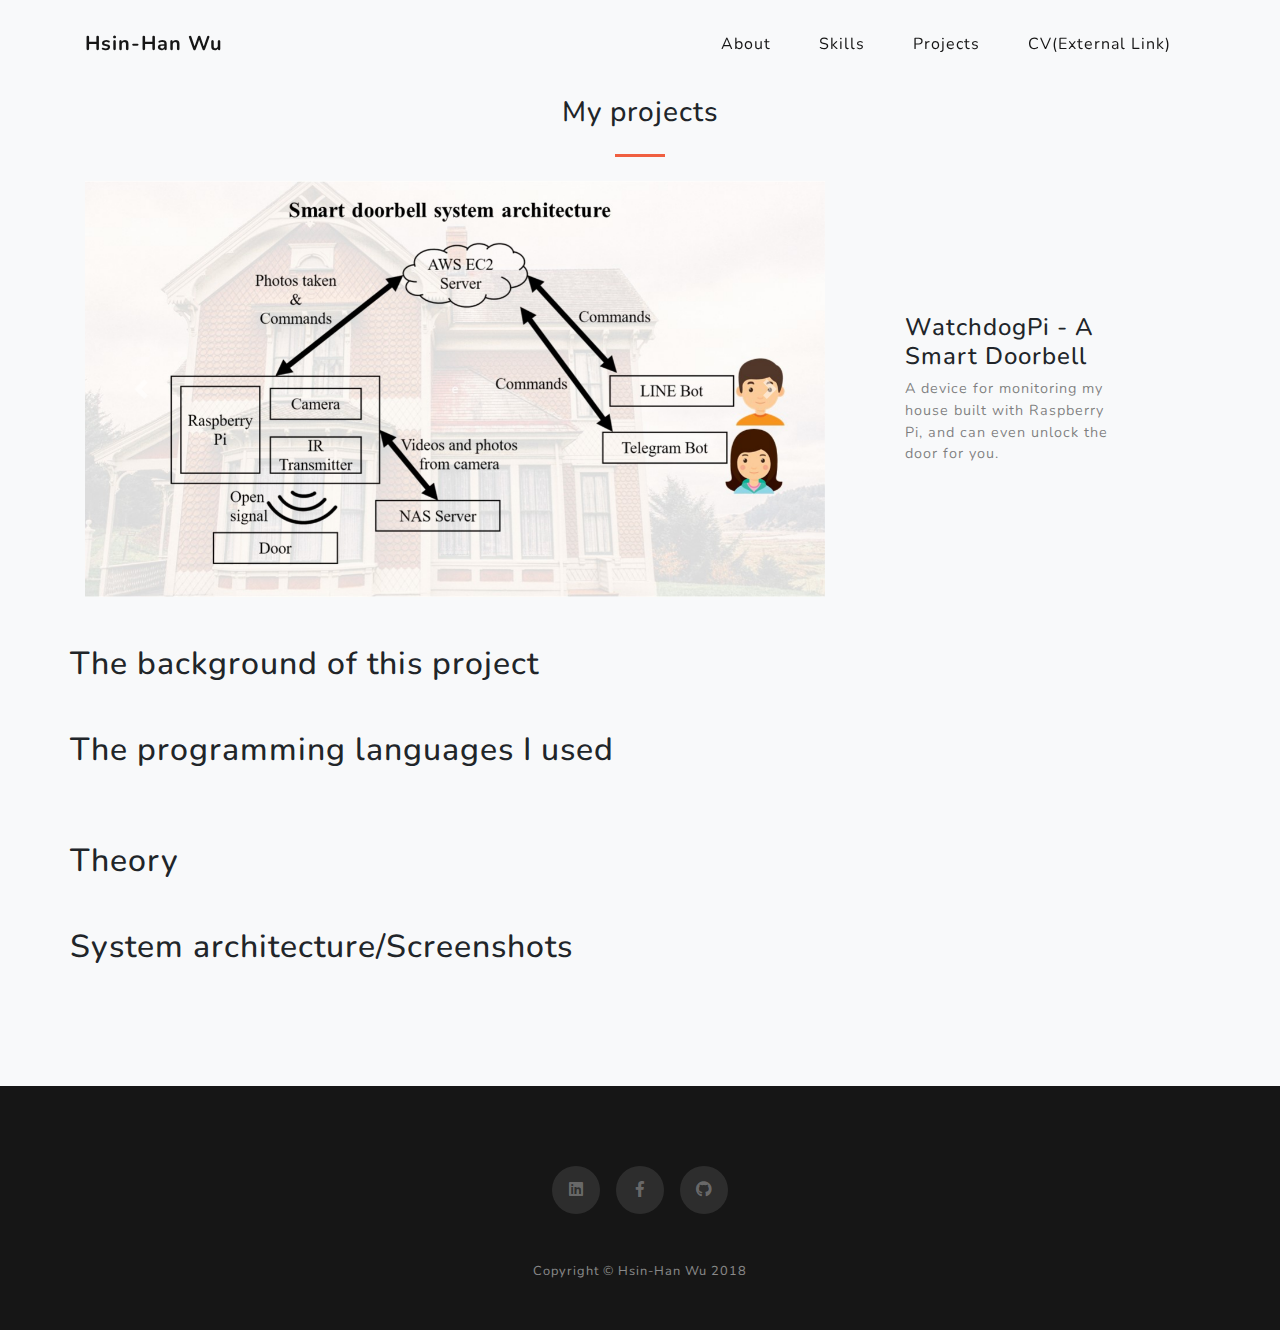
<file: projects/chatbot.html>
<!DOCTYPE html>
<html lang="en">

<head>

    <meta charset="utf-8">
    <meta name="viewport" content="width=device-width, initial-scale=1, shrink-to-fit=no">
    <meta name="description" content="">
    <meta name="author" content="">

    <title>Evan Wu</title>

    <!-- Bootstrap core CSS -->
    <link href="../vendor/bootstrap/css/bootstrap.min.css" rel="stylesheet">
    <link href="../css/main.css" rel="stylesheet">

    <!-- Custom fonts for this template -->
    <link href="../vendor/fontawesome-free/css/all.min.css" rel="stylesheet">
    <link href="https://fonts.googleapis.com/css?family=Varela+Round" rel="stylesheet">
    <link href="https://fonts.googleapis.com/css?family=Nunito:200,200i,300,300i,400,400i,600,600i,700,700i,800,800i,900,900i"
        rel="stylesheet">

    <!-- Custom styles for this template -->
    <link href="../css/grayscale.min.css" rel="stylesheet">

</head>

<body id="page-top">

    <!-- Navigation -->
    <nav class="navbar navbar-expand-lg navbar-light fixed-top" id="mainNav">
        <div class="container">
            <a class="navbar-brand js-scroll-trigger" href="../index.html" style="color:#161616;">Hsin-Han Wu</a>
            <button class="navbar-toggler navbar-toggler-right" type="button" data-toggle="collapse" data-target="#navbarResponsive"
                aria-controls="navbarResponsive" aria-expanded="false" aria-label="Toggle navigation">
                Menu
                <i class="fas fa-bars"></i>
            </button>
            <div class="collapse navbar-collapse" id="navbarResponsive">
                <ul class="navbar-nav ml-auto">
                    <li class="nav-item">
                        <a class="nav-link js-scroll-trigger" href="../index.html#about" style="color:#161616;">About</a>
                    </li>
                    <li class="nav-item">
                        <a class="nav-link js-scroll-trigger" href="../index.html#skills" style="color:#161616;">Skills</a>
                    </li>
                    <li class="nav-item">
                        <a class="nav-link js-scroll-trigger" href="../index.html#projects" style="color:#161616;">Projects</a>
                    </li>
                    <li class="nav-item">
                        <a class="nav-link js-scroll-trigger" href="https://drive.google.com/file/d/1yvumKflW4FTjJYL6ejQORp4sL6r66ruY/view?usp=sharing"
                            style="color:#161616;">CV(External Link)</a>
                    </li>
                </ul>
            </div>
        </div>
    </nav>






    <!-- Projects Section -->
    <section id="projects" class="projects-section bg-light">
        <div class="container">
            <h3 class="text-center">My projects</h3>
            <hr class="hr-title">
            <!-- Featured Project Row 1 -->
            <div class="row align-items-center no-gutters mb-4 mb-lg-5">
                <div class="col-xl-8 col-lg-7">
                    <div id="carousel-first" class="carousel slide" data-ride="carousel">
                        <div class="carousel-inner">
                            <div class="carousel-item active">
                                <img class="img-fluid mb-3 mb-lg-0" src="../img/doorbell.jpg" alt="First slide">
                            </div>
                            <div class="carousel-item">
                                <img class="img-fluid mb-3 mb-lg-0" src="../img/placeholder.jpg" alt="Second slide">
                            </div>
                            <div class="carousel-item">
                                <img class="img-fluid mb-3 mb-lg-0" src="../img/placeholder.jpg" alt="Third slide">
                            </div>
                        </div>
                        <a class="carousel-control-prev" href="#carousel-first" role="button" data-slide="prev">
                            <span class="carousel-control-prev-icon" aria-hidden="true"></span>
                            <span class="sr-only">Previous</span>
                        </a>
                        <a class="carousel-control-next" href="#carousel-first" role="button" data-slide="next">
                            <span class="carousel-control-next-icon" aria-hidden="true"></span>
                            <span class="sr-only">Next</span>
                        </a>
                    </div>
                </div>
                <div class="col-xl-4 col-lg-5">
                    <div class="project-text text-center text-lg-left">
                        <h4>WatchdogPi - A Smart Doorbell</h4>
                        <p class="text-black-50 mb-0">A device for monitoring my house built with Raspberry Pi, and can
                            even unlock the door for you.
                        </p>
                    </div>
                </div>
            </div>
            <div class="row">
                <h2>The background of this project</h2>
            </div>
            <div class="row">
                <p></p>
            </div>
            <br>
            <div class="row">
                <h2>The programming languages I used</h2>
            </div>
            <br>
            <div class="row">
                <p></p>
            </div>
            <br>
            <div class="row">
                <h2>Theory</h2>
            </div>
            <div class="row">
                <p></p>
            </div>
            <br>
            <div class="row">
                <h2>System architecture/Screenshots</h2>
            </div>
            <div class="row">
                <p></p>
            </div>
        </div>
    </section>


    <section class="contact-section bg-black">
        <div class="container">
            <div class="social d-flex justify-content-center">
                <a href="https://www.linkedin.com/in/hsin-han-wu-1b1955b2/" class="mx-2">
                    <i class="fab fa-linkedin"></i>
                </a>
                <a href="https://www.facebook.com/dopey30088" class="mx-2">
                    <i class="fab fa-facebook-f"></i>
                </a>
                <a href="https://github.com/evanshwu" class="mx-2">
                    <i class="fab fa-github"></i>
                </a>
            </div>
        </div>
    </section>

    <!-- Footer -->
    <footer class="bg-black small text-center text-white-50">
        <div class="container">
            Copyright &copy; Hsin-Han Wu 2018
        </div>
    </footer>

    <!-- Bootstrap core JavaScript -->
    <script src="../vendor/jquery/jquery.min.js"></script>
    <script src="../vendor/bootstrap/js/bootstrap.bundle.min.js"></script>

    <!-- Plugin JavaScript -->
    <script src="../vendor/jquery-easing/jquery.easing.min.js"></script>

    <!-- Custom scripts for this template -->
    <script src="../js/grayscale.min.js"></script>

</body>

</html>
</file>
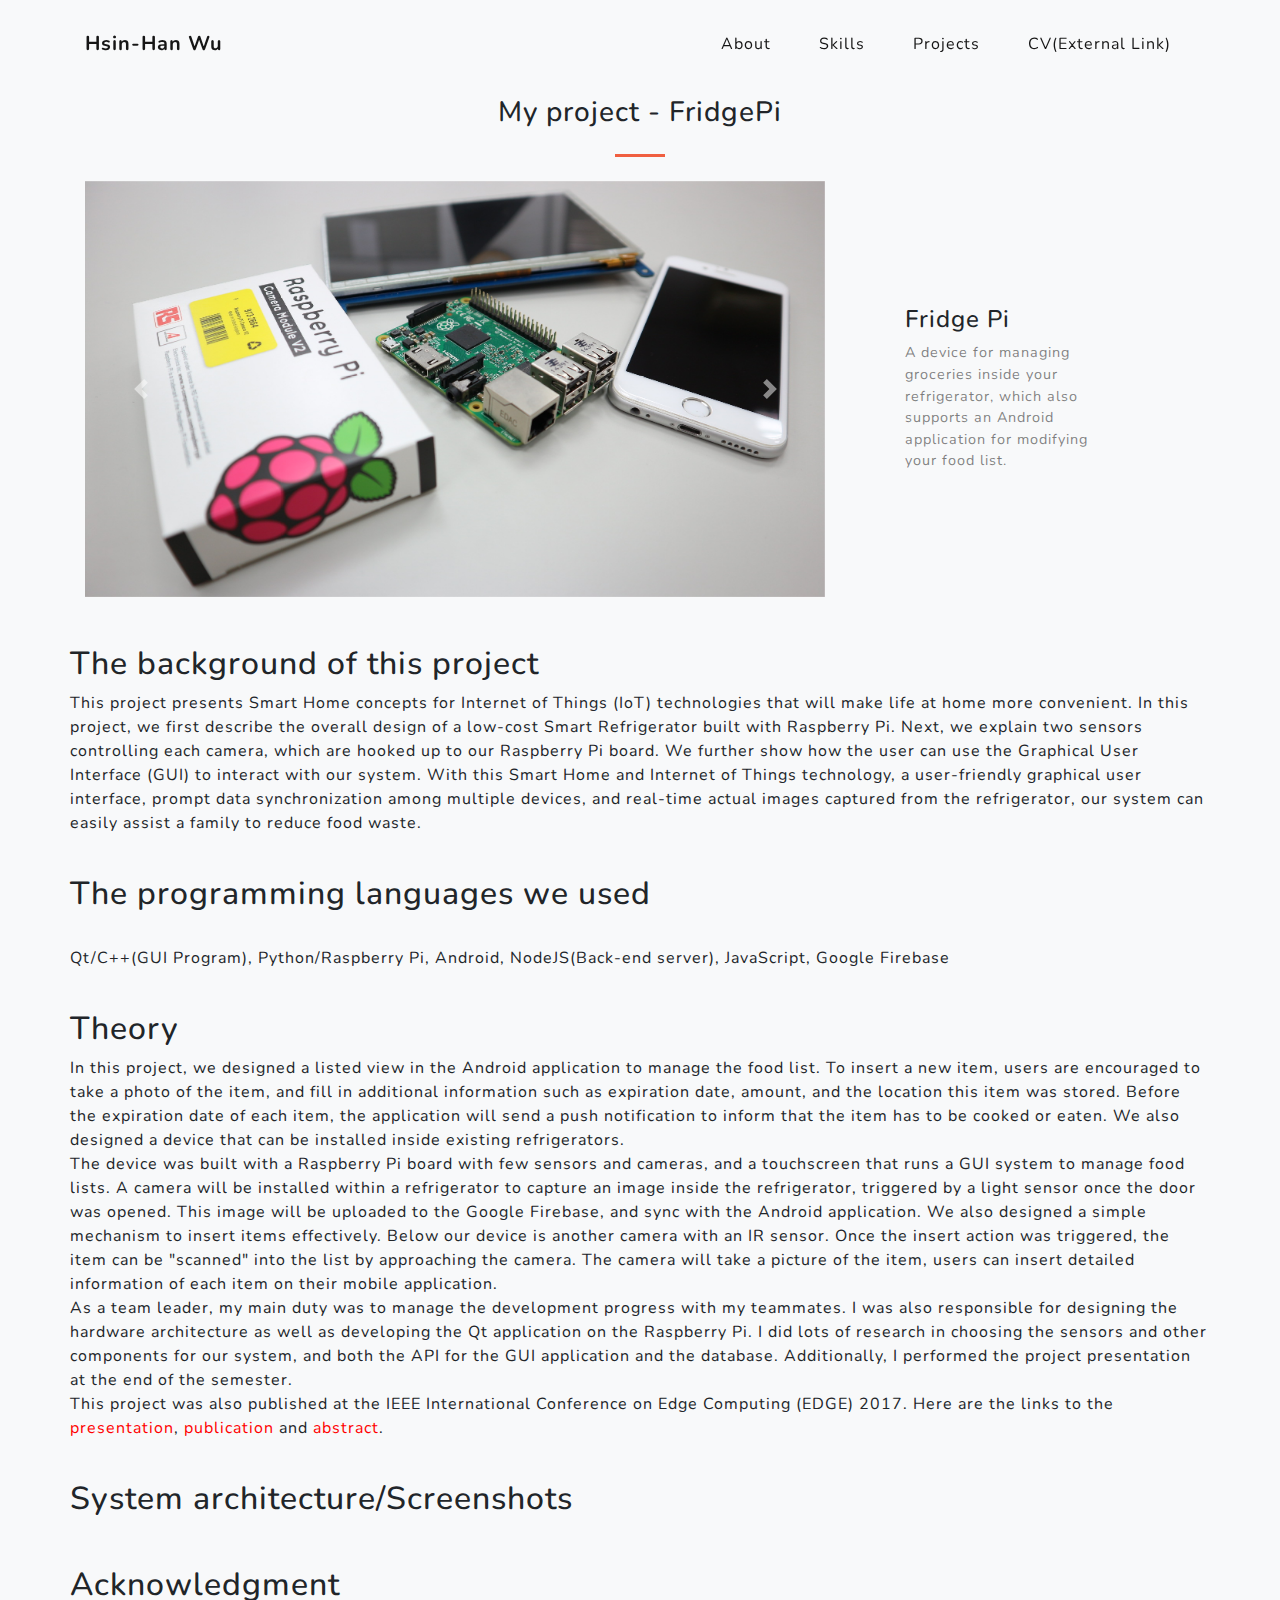
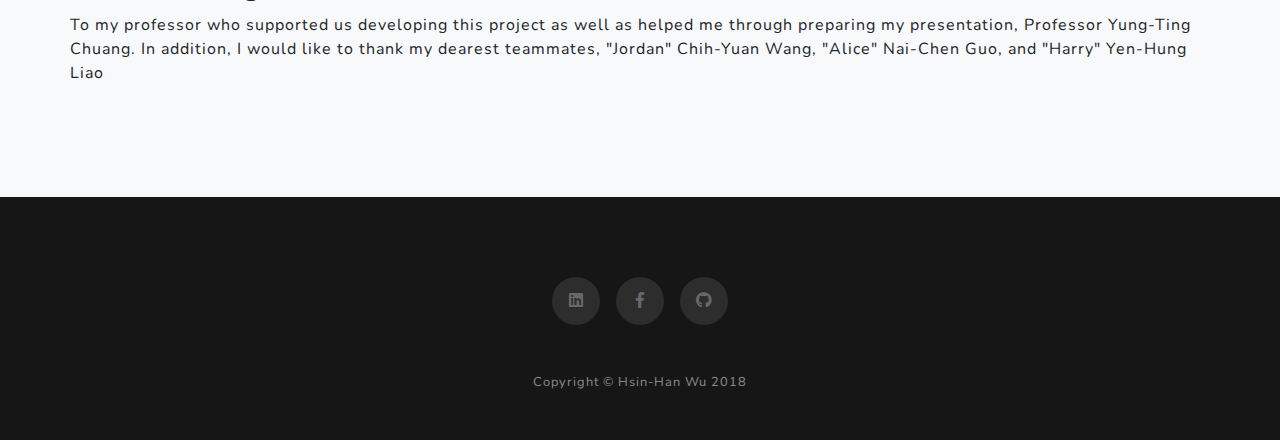
<file: projects/fridgepi.html>
<!DOCTYPE html>
<html lang="en">

<head>

    <meta charset="utf-8">
    <meta name="viewport" content="width=device-width, initial-scale=1, shrink-to-fit=no">
    <meta name="description" content="">
    <meta name="author" content="">

    <title>Evan Wu</title>

    <!-- Bootstrap core CSS -->
    <link href="../vendor/bootstrap/css/bootstrap.min.css" rel="stylesheet">
    <link href="../css/main.css" rel="stylesheet">

    <!-- Custom fonts for this template -->
    <link href="../vendor/fontawesome-free/css/all.min.css" rel="stylesheet">
    <link href="https://fonts.googleapis.com/css?family=Varela+Round" rel="stylesheet">
    <link href="https://fonts.googleapis.com/css?family=Nunito:200,200i,300,300i,400,400i,600,600i,700,700i,800,800i,900,900i"
        rel="stylesheet">

    <!-- Custom styles for this template -->
    <link href="../css/grayscale.min.css" rel="stylesheet">

</head>

<body id="page-top">

    <!-- Navigation -->
    <nav class="navbar navbar-expand-lg navbar-light fixed-top" id="mainNav">
        <div class="container">
            <a class="navbar-brand js-scroll-trigger" href="../index.html" style="color:#161616;">Hsin-Han Wu</a>
            <button class="navbar-toggler navbar-toggler-right" type="button" data-toggle="collapse" data-target="#navbarResponsive"
                aria-controls="navbarResponsive" aria-expanded="false" aria-label="Toggle navigation">
                Menu
                <i class="fas fa-bars"></i>
            </button>
            <div class="collapse navbar-collapse" id="navbarResponsive">
                <ul class="navbar-nav ml-auto">
                    <li class="nav-item">
                        <a class="nav-link js-scroll-trigger" href="../index.html#about" style="color:#161616;">About</a>
                    </li>
                    <li class="nav-item">
                        <a class="nav-link js-scroll-trigger" href="../index.html#skills" style="color:#161616;">Skills</a>
                    </li>
                    <li class="nav-item">
                        <a class="nav-link js-scroll-trigger" href="../index.html#projects" style="color:#161616;">Projects</a>
                    </li>
                    <li class="nav-item">
                        <a class="nav-link js-scroll-trigger" href="https://drive.google.com/file/d/1yvumKflW4FTjJYL6ejQORp4sL6r66ruY/view?usp=sharing"
                            style="color:#161616;">CV(External Link)</a>
                    </li>
                </ul>
            </div>
        </div>
    </nav>






    <!-- Projects Section -->
    <section id="projects" class="projects-section bg-light">
        <div class="container">
            <h3 class="text-center">My project - FridgePi</h3>
            <hr class="hr-title">
            <!-- Featured Project Row 1 -->
            <div class="row align-items-center no-gutters mb-4 mb-lg-5">
                <div class="col-xl-8 col-lg-7">
                    <div id="carousel-first" class="carousel slide" data-ride="carousel">
                        <div class="carousel-inner">
                            <div class="carousel-item active">
                                <img class="img-fluid mb-3 mb-lg-0" src="../img/fridgepi.JPG" alt="First slide">
                            </div>
                            <div class="carousel-item">
                                <img class="img-fluid mb-3 mb-lg-0" src="../img/fridgepi2.jpg" alt="Second slide">
                            </div>
                            <div class="carousel-item">
                                <img class="img-fluid mb-3 mb-lg-0" src="../img/fridgepi3.png" alt="Third slide">
                            </div>
                        </div>
                        <a class="carousel-control-prev" href="#carousel-first" role="button" data-slide="prev">
                            <span class="carousel-control-prev-icon" aria-hidden="true"></span>
                            <span class="sr-only">Previous</span>
                        </a>
                        <a class="carousel-control-next" href="#carousel-first" role="button" data-slide="next">
                            <span class="carousel-control-next-icon" aria-hidden="true"></span>
                            <span class="sr-only">Next</span>
                        </a>
                    </div>
                </div>
                <div class="col-xl-4 col-lg-5">
                    <div class="project-text text-center text-lg-left">
                        <h4>Fridge Pi</h4>
                        <p class="text-black-50 mb-0">A device for managing groceries inside your refrigerator, which
                            also supports an Android application for modifying your food list.
                        </p>
                    </div>
                </div>
            </div>
            <div class="row">
                <h2>The background of this project</h2>
            </div>
            <div class="row">
                <p>This project presents Smart Home concepts for
                    Internet of Things (IoT) technologies that will make life at home
                    more convenient. In this project, we first describe the overall
                    design of a low-cost Smart Refrigerator built with Raspberry Pi.
                    Next, we explain two sensors controlling each camera, which are
                    hooked up to our Raspberry Pi board. We further show how the
                    user can use the Graphical User Interface (GUI) to interact with
                    our system. With this Smart Home and Internet of Things
                    technology, a user-friendly graphical user interface, prompt
                    data synchronization among multiple devices, and real-time
                    actual images captured from the refrigerator, our system can
                    easily assist a family to reduce food waste.</p>
            </div>
            <br>
            <div class="row">
                <h2>The programming languages we used</h2>
            </div>
            <br>
            <div class="row">
                <p>Qt/C++(GUI Program), Python/Raspberry Pi, Android, NodeJS(Back-end server), JavaScript, Google
                    Firebase</p>
            </div>
            <br>
            <div class="row">
                <h2>Theory</h2>
            </div>
            <div class="row">
                <p>In this project, we designed a listed view in the Android application to manage the food list. To
                    insert a new item, users are encouraged to take a photo of the item, and fill in additional
                    information such as expiration date, amount, and the location this item was stored. Before the
                    expiration date of each item, the application will send a push notification to inform that the item
                    has to be cooked or eaten. We also designed a device that can be installed inside existing
                    refrigerators.
                    <BR>
                    The device was built with a Raspberry Pi board with few sensors and cameras, and a touchscreen
                    that runs a GUI system to manage food lists.
                    A camera will be installed within a refrigerator to capture an image inside the refrigerator,
                    triggered by a light sensor
                    once the door was opened. This image will be uploaded to the Google Firebase, and sync with the
                    Android application. We also designed a simple mechanism to insert items effectively. Below our
                    device is another camera with an IR sensor. Once the insert action was triggered, the item can be
                    "scanned" into the list by approaching the camera. The camera will take a picture of the item,
                    users can insert detailed information of each item on their mobile application.
                    <BR>
                    As a team leader, my main duty was to manage the development progress with my teammates. I was also
                    responsible for designing the hardware architecture as well as developing the Qt application on the
                    Raspberry Pi. I did lots of research in choosing the sensors and other components for our system,
                    and both the API for the GUI application and the database. Additionally, I performed the project
                    presentation at the end of the semester.
                    <BR>
                    This project was also published at the IEEE International Conference on Edge Computing (EDGE) 2017.
                    Here are the links to the <a href="https://1drv.ms/p/s!AhJXU6FZ890TiB2_6kT3L9_oCoD3" target="_blank"
                        style="color:red;">presentation</a>, <a href="../publications/low-cost smart refrigerator.pdf"
                        target="_blank" style="color:red;">publication</a> and <a href="https://ieeexplore.ieee.org/abstract/document/8029282/"
                        target="_blank" style="color:red;">abstract</a>.
                </p>
            </div>
            <br>
            <div class="row">
                <h2>System architecture/Screenshots</h2>
            </div>
            <div class="row">
                <p></p>
            </div>
            <br>
            <div class="row">
                <h2>Acknowledgment</h2>
            </div>
            <div class="row">
                <p>To my professor who supported us developing this project as well as helped me through preparing my
                    presentation,
                    Professor Yung-Ting Chuang. In addition, I would like to thank my dearest teammates, "Jordan"
                    Chih-Yuan Wang,
                    "Alice" Nai-Chen Guo, and "Harry" Yen-Hung Liao</p>
            </div>
        </div>
    </section>


    <section class="contact-section bg-black">
        <div class="container">
            <div class="social d-flex justify-content-center">
                <a href="https://www.linkedin.com/in/hsin-han-wu-1b1955b2/" class="mx-2">
                    <i class="fab fa-linkedin"></i>
                </a>
                <a href="https://www.facebook.com/dopey30088" class="mx-2">
                    <i class="fab fa-facebook-f"></i>
                </a>
                <a href="https://github.com/evanshwu" class="mx-2">
                    <i class="fab fa-github"></i>
                </a>
            </div>
        </div>
    </section>

    <!-- Footer -->
    <footer class="bg-black small text-center text-white-50">
        <div class="container">
            Copyright &copy; Hsin-Han Wu 2018
        </div>
    </footer>

    <!-- Bootstrap core JavaScript -->
    <script src="../vendor/jquery/jquery.min.js"></script>
    <script src="../vendor/bootstrap/js/bootstrap.bundle.min.js"></script>

    <!-- Plugin JavaScript -->
    <script src="../vendor/jquery-easing/jquery.easing.min.js"></script>

    <!-- Custom scripts for this template -->
    <script src="../js/grayscale.min.js"></script>

</body>

</html>
</file>
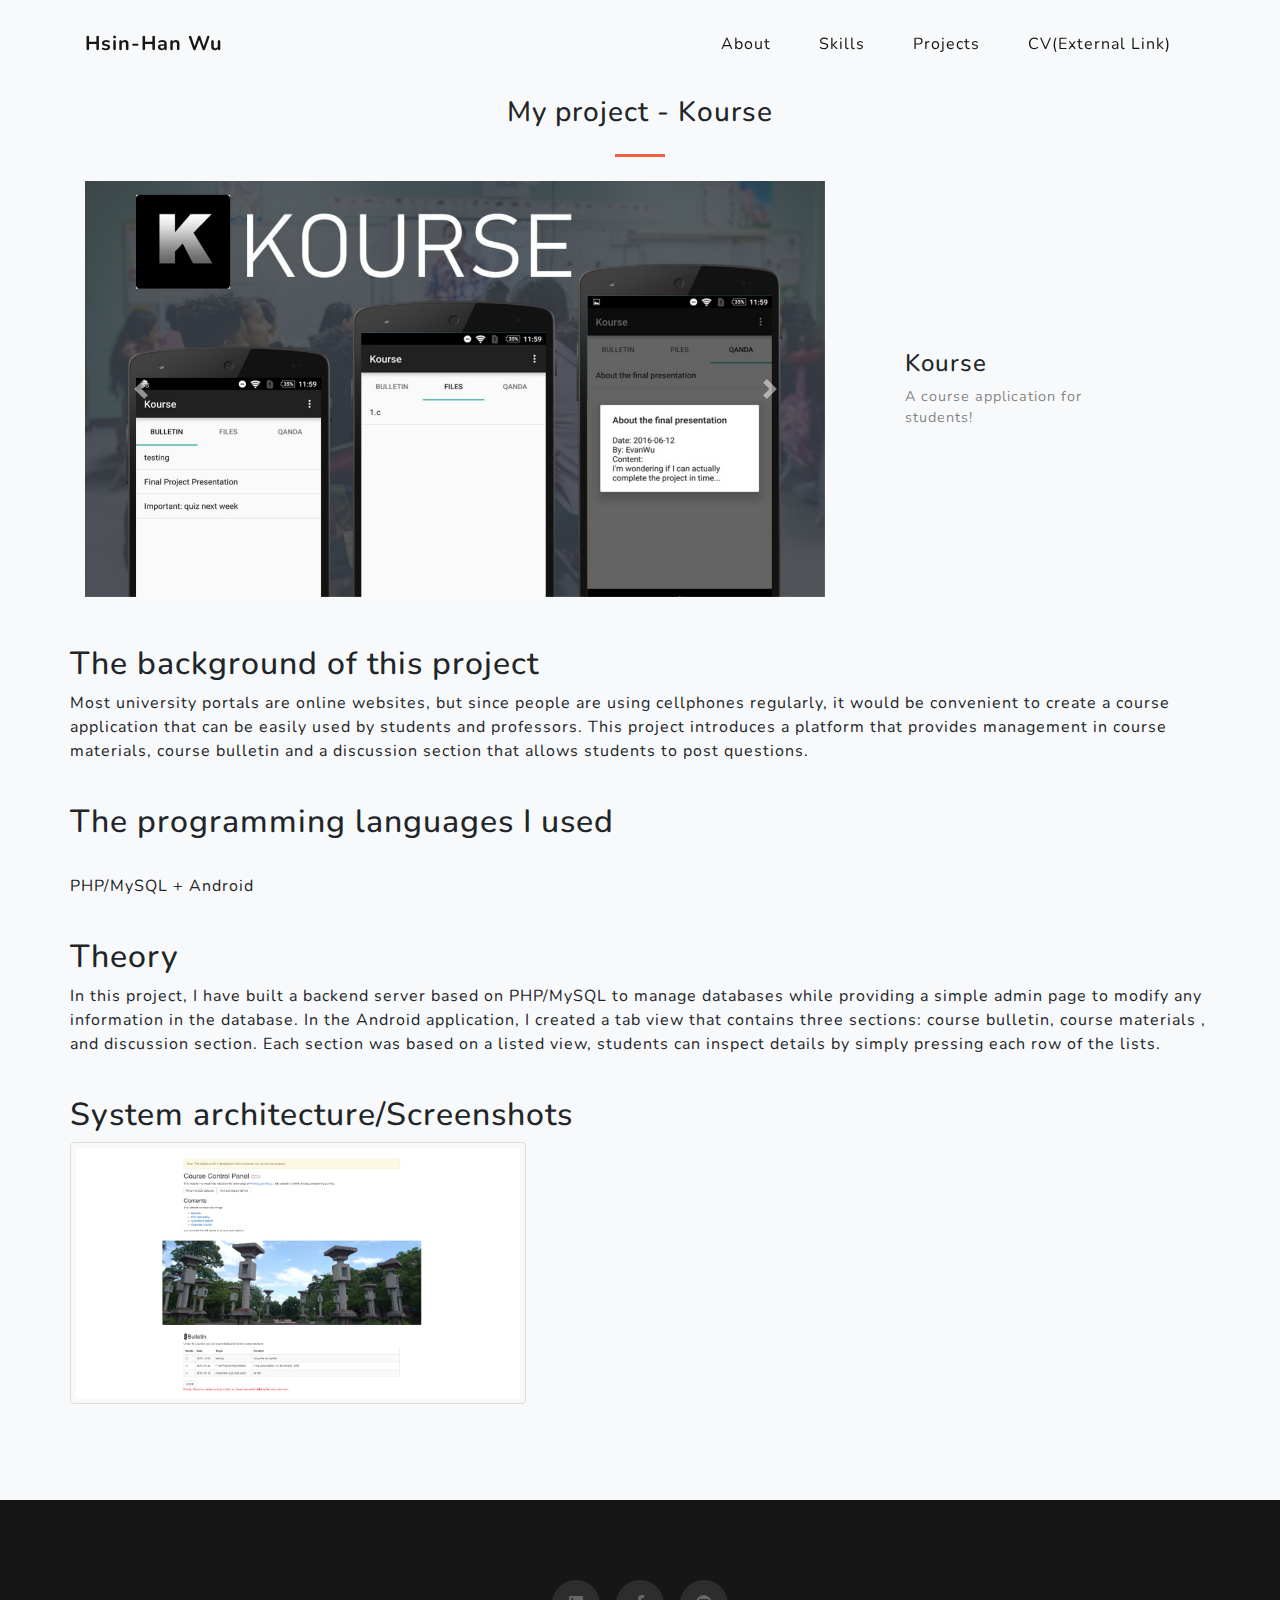
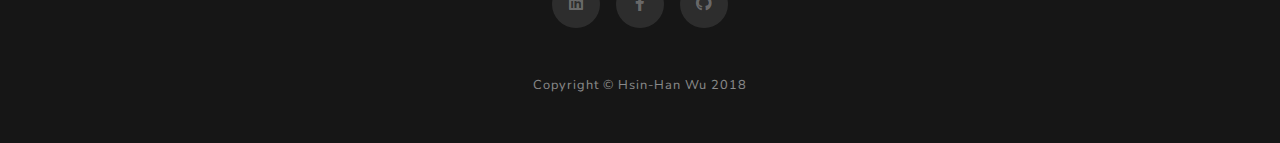
<file: projects/kourse.html>
<!DOCTYPE html>
<html lang="en">

<head>

    <meta charset="utf-8">
    <meta name="viewport" content="width=device-width, initial-scale=1, shrink-to-fit=no">
    <meta name="description" content="">
    <meta name="author" content="">

    <title>Evan Wu</title>

    <!-- Bootstrap core CSS -->
    <link href="../vendor/bootstrap/css/bootstrap.min.css" rel="stylesheet">
    <link href="../css/main.css" rel="stylesheet">

    <!-- Custom fonts for this template -->
    <link href="../vendor/fontawesome-free/css/all.min.css" rel="stylesheet">
    <link href="https://fonts.googleapis.com/css?family=Varela+Round" rel="stylesheet">
    <link href="https://fonts.googleapis.com/css?family=Nunito:200,200i,300,300i,400,400i,600,600i,700,700i,800,800i,900,900i"
        rel="stylesheet">

    <!-- Custom styles for this template -->
    <link href="../css/grayscale.min.css" rel="stylesheet">

</head>

<body id="page-top">

    <!-- Navigation -->
    <nav class="navbar navbar-expand-lg navbar-light fixed-top" id="mainNav">
        <div class="container">
            <a class="navbar-brand js-scroll-trigger" href="../index.html" style="color:#161616;">Hsin-Han Wu</a>
            <button class="navbar-toggler navbar-toggler-right" type="button" data-toggle="collapse" data-target="#navbarResponsive"
                aria-controls="navbarResponsive" aria-expanded="false" aria-label="Toggle navigation">
                Menu
                <i class="fas fa-bars"></i>
            </button>
            <div class="collapse navbar-collapse" id="navbarResponsive">
                <ul class="navbar-nav ml-auto">
                    <li class="nav-item">
                        <a class="nav-link js-scroll-trigger" href="../index.html#about" style="color:#161616;">About</a>
                    </li>
                    <li class="nav-item">
                        <a class="nav-link js-scroll-trigger" href="../index.html#skills" style="color:#161616;">Skills</a>
                    </li>
                    <li class="nav-item">
                        <a class="nav-link js-scroll-trigger" href="../index.html#projects" style="color:#161616;">Projects</a>
                    </li>
                    <li class="nav-item">
                        <a class="nav-link js-scroll-trigger" href="https://drive.google.com/file/d/1yvumKflW4FTjJYL6ejQORp4sL6r66ruY/view?usp=sharing"
                            style="color:#161616;">CV(External Link)</a>
                    </li>
                </ul>
            </div>
        </div>
    </nav>






    <!-- Projects Section -->
    <section id="projects" class="projects-section bg-light">
        <div class="container">
            <h3 class="text-center">My project - Kourse</h3>
            <hr class="hr-title">
            <!-- Featured Project Row 1 -->
            <div class="row align-items-center no-gutters mb-4 mb-lg-5">
                <div class="col-xl-8 col-lg-7">
                    <div id="carousel-first" class="carousel slide" data-ride="carousel">
                        <div class="carousel-inner">
                            <div class="carousel-item active">
                                <img class="img-fluid mb-3 mb-lg-0" src="../img/kourse_showcase1.JPG" alt="First slide">
                            </div>
                            <div class="carousel-item">
                                <img class="img-fluid mb-3 mb-lg-0" src="../img/kourse_showcase2.JPG" alt="Second slide">
                            </div>
                            <div class="carousel-item">
                                <img class="img-fluid mb-3 mb-lg-0" src="../img/kourse_showcase3.JPG" alt="Third slide">
                            </div>
                        </div>
                        <a class="carousel-control-prev" href="#carousel-first" role="button" data-slide="prev">
                            <span class="carousel-control-prev-icon" aria-hidden="true"></span>
                            <span class="sr-only">Previous</span>
                        </a>
                        <a class="carousel-control-next" href="#carousel-first" role="button" data-slide="next">
                            <span class="carousel-control-next-icon" aria-hidden="true"></span>
                            <span class="sr-only">Next</span>
                        </a>
                    </div>
                </div>
                <div class="col-xl-4 col-lg-5">
                    <div class="project-text text-center text-lg-left">
                        <h4>Kourse</h4>
                        <p class="text-black-50 mb-0">A course application for students!
                        </p>
                    </div>
                </div>
            </div>
            <div class="row">
                <h2>The background of this project</h2>
            </div>
            <div class="row">
                <p>Most university portals are online websites, but since people are using cellphones regularly, it
                    would be convenient to create a course application that can be easily used by students and
                    professors.
                    This project introduces a platform that provides management in course materials, course bulletin
                    and a discussion section that allows students to post questions.
                    ​</p>
            </div>
            <br>
            <div class="row">
                <h2>The programming languages I used</h2>
            </div>
            <br>
            <div class="row">
                <p>PHP/MySQL + Android</p>
            </div>
            <br>
            <div class="row">
                <h2>Theory</h2>
            </div>
            <div class="row">
                <p>In this project, I have built a backend server based on PHP/MySQL to manage databases while
                    providing a simple admin page to modify any information in the database. In the Android
                    application, I created a tab view that contains three sections: course bulletin, course materials
                    , and discussion section. Each section was based on a listed view, students can inspect details by
                    simply pressing each row of the lists.
                    ​</p>
            </div>
            <br>
            <div class="row">
                <h2>System architecture/Screenshots</h2>
            </div>
            <div class="row">
                <a href="../img/kourse1.png" target="_blank"><img src="../img/kourse.jpg" alt="webpage screenshot" class="resize" /></a>
            </div>
        </div>
    </section>


    <section class="contact-section bg-black">
        <div class="container">
            <div class="social d-flex justify-content-center">
                <a href="https://www.linkedin.com/in/hsin-han-wu-1b1955b2/" class="mx-2">
                    <i class="fab fa-linkedin"></i>
                </a>
                <a href="https://www.facebook.com/dopey30088" class="mx-2">
                    <i class="fab fa-facebook-f"></i>
                </a>
                <a href="https://github.com/evanshwu" class="mx-2">
                    <i class="fab fa-github"></i>
                </a>
            </div>
        </div>
    </section>

    <!-- Footer -->
    <footer class="bg-black small text-center text-white-50">
        <div class="container">
            Copyright &copy; Hsin-Han Wu 2018
        </div>
    </footer>

    <!-- Bootstrap core JavaScript -->
    <script src="../vendor/jquery/jquery.min.js"></script>
    <script src="../vendor/bootstrap/js/bootstrap.bundle.min.js"></script>

    <!-- Plugin JavaScript -->
    <script src="../vendor/jquery-easing/jquery.easing.min.js"></script>

    <!-- Custom scripts for this template -->
    <script src="../js/grayscale.min.js"></script>

</body>

</html>
</file>
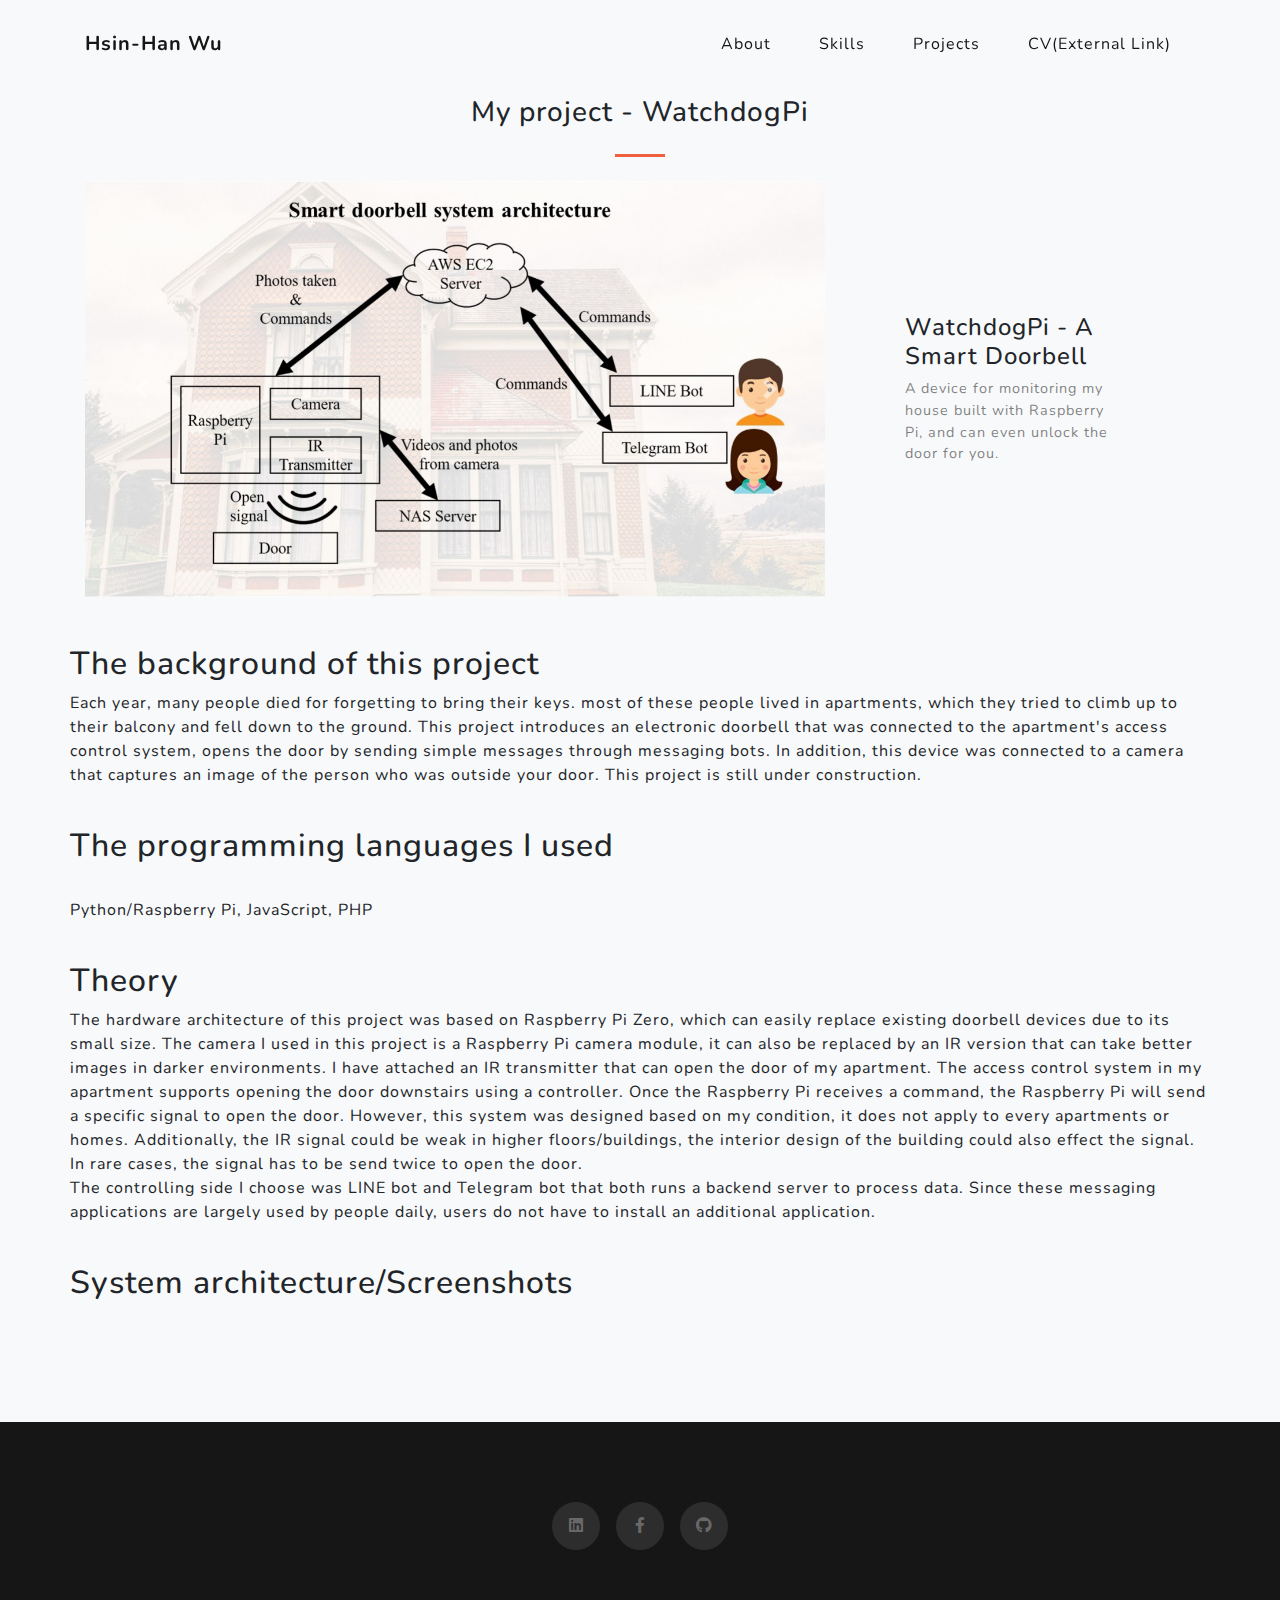
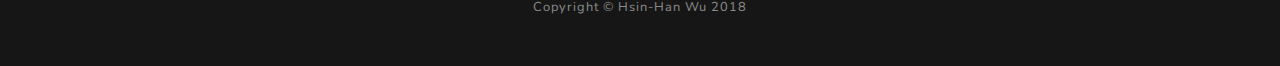
<file: projects/watchdogpi.html>
<!DOCTYPE html>
<html lang="en">

<head>

    <meta charset="utf-8">
    <meta name="viewport" content="width=device-width, initial-scale=1, shrink-to-fit=no">
    <meta name="description" content="">
    <meta name="author" content="">

    <title>Evan Wu</title>

    <!-- Bootstrap core CSS -->
    <link href="../vendor/bootstrap/css/bootstrap.min.css" rel="stylesheet">
    <link href="../css/main.css" rel="stylesheet">

    <!-- Custom fonts for this template -->
    <link href="../vendor/fontawesome-free/css/all.min.css" rel="stylesheet">
    <link href="https://fonts.googleapis.com/css?family=Varela+Round" rel="stylesheet">
    <link href="https://fonts.googleapis.com/css?family=Nunito:200,200i,300,300i,400,400i,600,600i,700,700i,800,800i,900,900i"
        rel="stylesheet">

    <!-- Custom styles for this template -->
    <link href="../css/grayscale.min.css" rel="stylesheet">

</head>

<body id="page-top">

    <!-- Navigation -->
    <nav class="navbar navbar-expand-lg navbar-light fixed-top" id="mainNav">
        <div class="container">
            <a class="navbar-brand js-scroll-trigger" href="../index.html" style="color:#161616;">Hsin-Han Wu</a>
            <button class="navbar-toggler navbar-toggler-right" type="button" data-toggle="collapse" data-target="#navbarResponsive"
                aria-controls="navbarResponsive" aria-expanded="false" aria-label="Toggle navigation">
                Menu
                <i class="fas fa-bars"></i>
            </button>
            <div class="collapse navbar-collapse" id="navbarResponsive">
                <ul class="navbar-nav ml-auto">
                    <li class="nav-item">
                        <a class="nav-link js-scroll-trigger" href="../index.html#about" style="color:#161616;">About</a>
                    </li>
                    <li class="nav-item">
                        <a class="nav-link js-scroll-trigger" href="../index.html#skills" style="color:#161616;">Skills</a>
                    </li>
                    <li class="nav-item">
                        <a class="nav-link js-scroll-trigger" href="../index.html#projects" style="color:#161616;">Projects</a>
                    </li>
                    <li class="nav-item">
                        <a class="nav-link js-scroll-trigger" href="https://drive.google.com/file/d/1yvumKflW4FTjJYL6ejQORp4sL6r66ruY/view?usp=sharing"
                            style="color:#161616;">CV(External Link)</a>
                    </li>
                </ul>
            </div>
        </div>
    </nav>

    <!-- Projects Section -->
    <section id="projects" class="projects-section bg-light">
        <div class="container">
            <h3 class="text-center">My project - WatchdogPi</h3>
            <hr class="hr-title">
            <!-- Featured Project Row 1 -->
            <div class="row align-items-center no-gutters mb-4 mb-lg-5">
                <div class="col-xl-8 col-lg-7">
                    <div id="carousel-first" class="carousel slide" data-ride="carousel">
                        <div class="carousel-inner">
                            <div class="carousel-item active">
                                <img class="img-fluid mb-3 mb-lg-0" src="../img/doorbell.jpg" alt="First slide">
                            </div>
                        </div>
                        <a class="carousel-control-prev" href="#carousel-first" role="button" data-slide="prev">
                            <span class="carousel-control-prev-icon" aria-hidden="true"></span>
                            <span class="sr-only">Previous</span>
                        </a>
                        <a class="carousel-control-next" href="#carousel-first" role="button" data-slide="next">
                            <span class="carousel-control-next-icon" aria-hidden="true"></span>
                            <span class="sr-only">Next</span>
                        </a>
                    </div>
                </div>
                <div class="col-xl-4 col-lg-5">
                    <div class="project-text text-center text-lg-left">
                        <h4>WatchdogPi - A Smart Doorbell</h4>
                        <p class="text-black-50 mb-0">A device for monitoring my house built with Raspberry Pi, and can
                            even unlock the door for you.
                        </p>
                    </div>
                </div>
            </div>
            <div class="row">
                <h2>The background of this project</h2>
            </div>
            <div class="row">
                <p>Each year, many people died for forgetting to bring their keys. most of these people lived in
                    apartments, which they tried to climb up to their balcony and fell down to the ground. This project
                    introduces an electronic doorbell that was connected to the apartment's access control system,
                    opens the door by sending simple messages through messaging bots. In addition, this device was
                    connected to a camera that captures an image of the person who was outside your door. This project
                    is still under construction.</p>
            </div>
            <br>
            <div class="row">
                <h2>The programming languages I used</h2>
            </div>
            <br>
            <div class="row">
                <p>Python/Raspberry Pi, JavaScript, PHP</p>
            </div>
            <br>
            <div class="row">
                <h2>Theory</h2>
            </div>
            <div class="row">
                <p>The hardware architecture of this project was based on Raspberry Pi Zero, which can easily replace
                    existing doorbell devices due to its small size. The camera I used in this project is a Raspberry
                    Pi camera module, it can also be replaced by an IR version that can take better images in darker
                    environments. I have attached an IR transmitter that can open the door of my apartment. The access
                    control system in my apartment supports opening the door downstairs using a controller. Once the
                    Raspberry Pi receives a command, the Raspberry Pi will send a specific signal to open the door.
                    However, this
                    system was designed based on my condition, it does not apply to every apartments or homes.
                    Additionally, the IR signal could be weak in higher floors/buildings, the interior design of the
                    building could also effect the signal. In rare cases, the signal has to be send twice to open the
                    door.
                    <br>
                    The controlling side I choose was LINE bot and Telegram bot that both runs a backend server to
                    process data. Since these messaging applications are largely used by people daily, users do not
                    have to install an additional application.</p>
            </div>
            <br>
            <div class="row">
                <h2>System architecture/Screenshots</h2>
            </div>
            <div class="row">
                <p></p>
            </div>
        </div>
    </section>


    <section class="contact-section bg-black">
        <div class="container">
            <div class="social d-flex justify-content-center">
                <a href="https://www.linkedin.com/in/hsin-han-wu-1b1955b2/" class="mx-2">
                    <i class="fab fa-linkedin"></i>
                </a>
                <a href="https://www.facebook.com/dopey30088" class="mx-2">
                    <i class="fab fa-facebook-f"></i>
                </a>
                <a href="https://github.com/evanshwu" class="mx-2">
                    <i class="fab fa-github"></i>
                </a>
            </div>
        </div>
    </section>

    <!-- Footer -->
    <footer class="bg-black small text-center text-white-50">
        <div class="container">
            Copyright &copy; Hsin-Han Wu 2018
        </div>
    </footer>

    <!-- Bootstrap core JavaScript -->
    <script src="../vendor/jquery/jquery.min.js"></script>
    <script src="../vendor/bootstrap/js/bootstrap.bundle.min.js"></script>

    <!-- Plugin JavaScript -->
    <script src="../vendor/jquery-easing/jquery.easing.min.js"></script>

    <!-- Custom scripts for this template -->
    <script src="../js/grayscale.min.js"></script>

</body>

</html>
</file>
<file: css/main.css>
.list {
    list-style: none;
    margin: 0px;
    padding: 0px; }
  
  .p_120 {
    padding-top: 50px;
    padding-bottom: 50px; }


/* My Tabs Area css
============================================================================================ */
/*.mytabs_area {
    background-image: -moz-linear-gradient(0deg, #766dff 0%, #88f3ff 100%);
    background-image: -webkit-linear-gradient(0deg, #766dff 0%, #88f3ff 100%);
    background-image: -ms-linear-gradient(0deg, #766dff 0%, #88f3ff 100%); }*/

  .tabs_inner .nav.nav-tabs {
    display: block;
    text-align: center;
    border: none;
    margin-bottom: 120px; }
    .tabs_inner .nav.nav-tabs li {
      display: inline-block;
      margin-right: 8px; }
      .tabs_inner .nav.nav-tabs li a {
        margin: 0px;
        line-height: 50px;
        border-radius: 5px;
        padding: 0px 40px;
        font-size: 13px;
        font-weight: 500;
        color: rgb(255, 0, 0);
        font-family: "Roboto", sans-serif;
        border: 1px solid #9ab5f5;
        background: rgba(255, 255, 255, 0.1); }
        .tabs_inner .nav.nav-tabs li a.active {
          background: #fff;
          color: #222222; }
  .tabs_inner .tab-content .tab-pane .list {
    max-width: 460px;
    margin: auto;
    position: relative;
    padding-top: 40px;
    padding-bottom: 60px; }
    .tabs_inner .tab-content .tab-pane .list:before {
      content: "";
      height: 100%;
      width: 5px;
      background: rgba(0, 0, 0, 0.2);/* the line */
      position: absolute;
      left: 50%;
      transform: translateX(-50%);
      top: -5px; }
    .tabs_inner .tab-content .tab-pane .list li {
      margin-bottom: 60px;
      position: relative; }
      .tabs_inner .tab-content .tab-pane .list li span {
        height: 15px;
        width: 15px;
        border-radius: 50%;
        display: block;
        background: rgba(0, 0, 0, 0.2);/* circle dot outer */
        position: absolute;
        left: 50%;
        top: 30px;
        transform: translateX(-50%); }
        .tabs_inner .tab-content .tab-pane .list li span:before {
          content: '';
          height: 7px;
          width: 7px;
          background: rgb(0, 0, 0);/* circle dot inner*/
          border-radius: 50%;
          position: absolute;
          left: 52%;
          top: 4px;
          transform: translateX(-50%); }
      .tabs_inner .tab-content .tab-pane .list li:last-child {
        margin-bottom: 0px; }
      .tabs_inner .tab-content .tab-pane .list li .media .d-flex {
        padding-right: 100px; }
        .tabs_inner .tab-content .tab-pane .list li .media .d-flex p {
          color: rgba(0, 0, 0, 0.75);/* time */
          margin-bottom: 0px;
          padding-top: 20px; }
      .tabs_inner .tab-content .tab-pane .list li .media .media-body h4 {
        color: rgb(220, 102, 102);/* job title */
        font-size: 21px;
        font-weight: bold;
        text-transform: uppercase;
        margin-bottom: 20px; }
      .tabs_inner .tab-content .tab-pane .list li .media .media-body p {
        color: rgba(0, 0, 0, 0.75);/* job description */
        margin-bottom: 0px; }
  
  /* End My Tabs Area css
  ================================================ */



/*hr-title*/

.hr-title{
  margin-bottom: 1.5rem!important;
  margin-top: 1.5rem!important;
  max-width: 50px;
  border-width: 3px;
  border-color: #f05f40;
  
}


img.resize {
  border: 1px solid #ddd; /* Gray border */
  border-radius: 4px;  /* Rounded border */
  padding: 5px; /* Some padding */
  width: 40%; /* Set a small width */
}
img.resize:hover{
  box-shadow: 0 0 2px 1px rgba(0, 140, 186, 0.5);
}
</file>
<file: construct/style.css>
body{
    background-color:#d2d2d2;
    text-align: center;
    padding: 70px;
   }
   p{
    font-family: 'Dosis', sans-serif;
   }
   #canvas{
    background-color:#000;
    display:block;
    margin:auto;
   }
   #logo{
    display:none;
   }
</file>
<file: vendor/fontawesome-free/css/all.min.css>
/*!
 * Font Awesome Free 5.3.1 by @fontawesome - https://fontawesome.com
 * License - https://fontawesome.com/license/free (Icons: CC BY 4.0, Fonts: SIL OFL 1.1, Code: MIT License)
 */
.fa,.fab,.fal,.far,.fas{-moz-osx-font-smoothing:grayscale;-webkit-font-smoothing:antialiased;display:inline-block;font-style:normal;font-variant:normal;text-rendering:auto;line-height:1}.fa-lg{font-size:1.33333em;line-height:.75em;vertical-align:-.0667em}.fa-xs{font-size:.75em}.fa-sm{font-size:.875em}.fa-1x{font-size:1em}.fa-2x{font-size:2em}.fa-3x{font-size:3em}.fa-4x{font-size:4em}.fa-5x{font-size:5em}.fa-6x{font-size:6em}.fa-7x{font-size:7em}.fa-8x{font-size:8em}.fa-9x{font-size:9em}.fa-10x{font-size:10em}.fa-fw{text-align:center;width:1.25em}.fa-ul{list-style-type:none;margin-left:2.5em;padding-left:0}.fa-ul>li{position:relative}.fa-li{left:-2em;position:absolute;text-align:center;width:2em;line-height:inherit}.fa-border{border:.08em solid #eee;border-radius:.1em;padding:.2em .25em .15em}.fa-pull-left{float:left}.fa-pull-right{float:right}.fa.fa-pull-left,.fab.fa-pull-left,.fal.fa-pull-left,.far.fa-pull-left,.fas.fa-pull-left{margin-right:.3em}.fa.fa-pull-right,.fab.fa-pull-right,.fal.fa-pull-right,.far.fa-pull-right,.fas.fa-pull-right{margin-left:.3em}.fa-spin{animation:fa-spin 2s infinite linear}.fa-pulse{animation:fa-spin 1s infinite steps(8)}@keyframes fa-spin{0%{transform:rotate(0deg)}to{transform:rotate(1turn)}}.fa-rotate-90{-ms-filter:"progid:DXImageTransform.Microsoft.BasicImage(rotation=1)";transform:rotate(90deg)}.fa-rotate-180{-ms-filter:"progid:DXImageTransform.Microsoft.BasicImage(rotation=2)";transform:rotate(180deg)}.fa-rotate-270{-ms-filter:"progid:DXImageTransform.Microsoft.BasicImage(rotation=3)";transform:rotate(270deg)}.fa-flip-horizontal{-ms-filter:"progid:DXImageTransform.Microsoft.BasicImage(rotation=0, mirror=1)";transform:scaleX(-1)}.fa-flip-vertical{transform:scaleY(-1)}.fa-flip-horizontal.fa-flip-vertical,.fa-flip-vertical{-ms-filter:"progid:DXImageTransform.Microsoft.BasicImage(rotation=2, mirror=1)"}.fa-flip-horizontal.fa-flip-vertical{transform:scale(-1)}:root .fa-flip-horizontal,:root .fa-flip-vertical,:root .fa-rotate-90,:root .fa-rotate-180,:root .fa-rotate-270{-webkit-filter:none;filter:none}.fa-stack{display:inline-block;height:2em;line-height:2em;position:relative;vertical-align:middle;width:2em}.fa-stack-1x,.fa-stack-2x{left:0;position:absolute;text-align:center;width:100%}.fa-stack-1x{line-height:inherit}.fa-stack-2x{font-size:2em}.fa-inverse{color:#fff}.fa-500px:before{content:"\f26e"}.fa-accessible-icon:before{content:"\f368"}.fa-accusoft:before{content:"\f369"}.fa-ad:before{content:"\f641"}.fa-address-book:before{content:"\f2b9"}.fa-address-card:before{content:"\f2bb"}.fa-adjust:before{content:"\f042"}.fa-adn:before{content:"\f170"}.fa-adversal:before{content:"\f36a"}.fa-affiliatetheme:before{content:"\f36b"}.fa-air-freshener:before{content:"\f5d0"}.fa-algolia:before{content:"\f36c"}.fa-align-center:before{content:"\f037"}.fa-align-justify:before{content:"\f039"}.fa-align-left:before{content:"\f036"}.fa-align-right:before{content:"\f038"}.fa-alipay:before{content:"\f642"}.fa-allergies:before{content:"\f461"}.fa-amazon:before{content:"\f270"}.fa-amazon-pay:before{content:"\f42c"}.fa-ambulance:before{content:"\f0f9"}.fa-american-sign-language-interpreting:before{content:"\f2a3"}.fa-amilia:before{content:"\f36d"}.fa-anchor:before{content:"\f13d"}.fa-android:before{content:"\f17b"}.fa-angellist:before{content:"\f209"}.fa-angle-double-down:before{content:"\f103"}.fa-angle-double-left:before{content:"\f100"}.fa-angle-double-right:before{content:"\f101"}.fa-angle-double-up:before{content:"\f102"}.fa-angle-down:before{content:"\f107"}.fa-angle-left:before{content:"\f104"}.fa-angle-right:before{content:"\f105"}.fa-angle-up:before{content:"\f106"}.fa-angry:before{content:"\f556"}.fa-angrycreative:before{content:"\f36e"}.fa-angular:before{content:"\f420"}.fa-ankh:before{content:"\f644"}.fa-app-store:before{content:"\f36f"}.fa-app-store-ios:before{content:"\f370"}.fa-apper:before{content:"\f371"}.fa-apple:before{content:"\f179"}.fa-apple-alt:before{content:"\f5d1"}.fa-apple-pay:before{content:"\f415"}.fa-archive:before{content:"\f187"}.fa-archway:before{content:"\f557"}.fa-arrow-alt-circle-down:before{content:"\f358"}.fa-arrow-alt-circle-left:before{content:"\f359"}.fa-arrow-alt-circle-right:before{content:"\f35a"}.fa-arrow-alt-circle-up:before{content:"\f35b"}.fa-arrow-circle-down:before{content:"\f0ab"}.fa-arrow-circle-left:before{content:"\f0a8"}.fa-arrow-circle-right:before{content:"\f0a9"}.fa-arrow-circle-up:before{content:"\f0aa"}.fa-arrow-down:before{content:"\f063"}.fa-arrow-left:before{content:"\f060"}.fa-arrow-right:before{content:"\f061"}.fa-arrow-up:before{content:"\f062"}.fa-arrows-alt:before{content:"\f0b2"}.fa-arrows-alt-h:before{content:"\f337"}.fa-arrows-alt-v:before{content:"\f338"}.fa-assistive-listening-systems:before{content:"\f2a2"}.fa-asterisk:before{content:"\f069"}.fa-asymmetrik:before{content:"\f372"}.fa-at:before{content:"\f1fa"}.fa-atlas:before{content:"\f558"}.fa-atom:before{content:"\f5d2"}.fa-audible:before{content:"\f373"}.fa-audio-description:before{content:"\f29e"}.fa-autoprefixer:before{content:"\f41c"}.fa-avianex:before{content:"\f374"}.fa-aviato:before{content:"\f421"}.fa-award:before{content:"\f559"}.fa-aws:before{content:"\f375"}.fa-backspace:before{content:"\f55a"}.fa-backward:before{content:"\f04a"}.fa-balance-scale:before{content:"\f24e"}.fa-ban:before{content:"\f05e"}.fa-band-aid:before{content:"\f462"}.fa-bandcamp:before{content:"\f2d5"}.fa-barcode:before{content:"\f02a"}.fa-bars:before{content:"\f0c9"}.fa-baseball-ball:before{content:"\f433"}.fa-basketball-ball:before{content:"\f434"}.fa-bath:before{content:"\f2cd"}.fa-battery-empty:before{content:"\f244"}.fa-battery-full:before{content:"\f240"}.fa-battery-half:before{content:"\f242"}.fa-battery-quarter:before{content:"\f243"}.fa-battery-three-quarters:before{content:"\f241"}.fa-bed:before{content:"\f236"}.fa-beer:before{content:"\f0fc"}.fa-behance:before{content:"\f1b4"}.fa-behance-square:before{content:"\f1b5"}.fa-bell:before{content:"\f0f3"}.fa-bell-slash:before{content:"\f1f6"}.fa-bezier-curve:before{content:"\f55b"}.fa-bible:before{content:"\f647"}.fa-bicycle:before{content:"\f206"}.fa-bimobject:before{content:"\f378"}.fa-binoculars:before{content:"\f1e5"}.fa-birthday-cake:before{content:"\f1fd"}.fa-bitbucket:before{content:"\f171"}.fa-bitcoin:before{content:"\f379"}.fa-bity:before{content:"\f37a"}.fa-black-tie:before{content:"\f27e"}.fa-blackberry:before{content:"\f37b"}.fa-blender:before{content:"\f517"}.fa-blind:before{content:"\f29d"}.fa-blogger:before{content:"\f37c"}.fa-blogger-b:before{content:"\f37d"}.fa-bluetooth:before{content:"\f293"}.fa-bluetooth-b:before{content:"\f294"}.fa-bold:before{content:"\f032"}.fa-bolt:before{content:"\f0e7"}.fa-bomb:before{content:"\f1e2"}.fa-bone:before{content:"\f5d7"}.fa-bong:before{content:"\f55c"}.fa-book:before{content:"\f02d"}.fa-book-open:before{content:"\f518"}.fa-book-reader:before{content:"\f5da"}.fa-bookmark:before{content:"\f02e"}.fa-bowling-ball:before{content:"\f436"}.fa-box:before{content:"\f466"}.fa-box-open:before{content:"\f49e"}.fa-boxes:before{content:"\f468"}.fa-braille:before{content:"\f2a1"}.fa-brain:before{content:"\f5dc"}.fa-briefcase:before{content:"\f0b1"}.fa-briefcase-medical:before{content:"\f469"}.fa-broadcast-tower:before{content:"\f519"}.fa-broom:before{content:"\f51a"}.fa-brush:before{content:"\f55d"}.fa-btc:before{content:"\f15a"}.fa-bug:before{content:"\f188"}.fa-building:before{content:"\f1ad"}.fa-bullhorn:before{content:"\f0a1"}.fa-bullseye:before{content:"\f140"}.fa-burn:before{content:"\f46a"}.fa-buromobelexperte:before{content:"\f37f"}.fa-bus:before{content:"\f207"}.fa-bus-alt:before{content:"\f55e"}.fa-business-time:before{content:"\f64a"}.fa-buysellads:before{content:"\f20d"}.fa-calculator:before{content:"\f1ec"}.fa-calendar:before{content:"\f133"}.fa-calendar-alt:before{content:"\f073"}.fa-calendar-check:before{content:"\f274"}.fa-calendar-minus:before{content:"\f272"}.fa-calendar-plus:before{content:"\f271"}.fa-calendar-times:before{content:"\f273"}.fa-camera:before{content:"\f030"}.fa-camera-retro:before{content:"\f083"}.fa-cannabis:before{content:"\f55f"}.fa-capsules:before{content:"\f46b"}.fa-car:before{content:"\f1b9"}.fa-car-alt:before{content:"\f5de"}.fa-car-battery:before{content:"\f5df"}.fa-car-crash:before{content:"\f5e1"}.fa-car-side:before{content:"\f5e4"}.fa-caret-down:before{content:"\f0d7"}.fa-caret-left:before{content:"\f0d9"}.fa-caret-right:before{content:"\f0da"}.fa-caret-square-down:before{content:"\f150"}.fa-caret-square-left:before{content:"\f191"}.fa-caret-square-right:before{content:"\f152"}.fa-caret-square-up:before{content:"\f151"}.fa-caret-up:before{content:"\f0d8"}.fa-cart-arrow-down:before{content:"\f218"}.fa-cart-plus:before{content:"\f217"}.fa-cc-amazon-pay:before{content:"\f42d"}.fa-cc-amex:before{content:"\f1f3"}.fa-cc-apple-pay:before{content:"\f416"}.fa-cc-diners-club:before{content:"\f24c"}.fa-cc-discover:before{content:"\f1f2"}.fa-cc-jcb:before{content:"\f24b"}.fa-cc-mastercard:before{content:"\f1f1"}.fa-cc-paypal:before{content:"\f1f4"}.fa-cc-stripe:before{content:"\f1f5"}.fa-cc-visa:before{content:"\f1f0"}.fa-centercode:before{content:"\f380"}.fa-certificate:before{content:"\f0a3"}.fa-chalkboard:before{content:"\f51b"}.fa-chalkboard-teacher:before{content:"\f51c"}.fa-charging-station:before{content:"\f5e7"}.fa-chart-area:before{content:"\f1fe"}.fa-chart-bar:before{content:"\f080"}.fa-chart-line:before{content:"\f201"}.fa-chart-pie:before{content:"\f200"}.fa-check:before{content:"\f00c"}.fa-check-circle:before{content:"\f058"}.fa-check-double:before{content:"\f560"}.fa-check-square:before{content:"\f14a"}.fa-chess:before{content:"\f439"}.fa-chess-bishop:before{content:"\f43a"}.fa-chess-board:before{content:"\f43c"}.fa-chess-king:before{content:"\f43f"}.fa-chess-knight:before{content:"\f441"}.fa-chess-pawn:before{content:"\f443"}.fa-chess-queen:before{content:"\f445"}.fa-chess-rook:before{content:"\f447"}.fa-chevron-circle-down:before{content:"\f13a"}.fa-chevron-circle-left:before{content:"\f137"}.fa-chevron-circle-right:before{content:"\f138"}.fa-chevron-circle-up:before{content:"\f139"}.fa-chevron-down:before{content:"\f078"}.fa-chevron-left:before{content:"\f053"}.fa-chevron-right:before{content:"\f054"}.fa-chevron-up:before{content:"\f077"}.fa-child:before{content:"\f1ae"}.fa-chrome:before{content:"\f268"}.fa-church:before{content:"\f51d"}.fa-circle:before{content:"\f111"}.fa-circle-notch:before{content:"\f1ce"}.fa-city:before{content:"\f64f"}.fa-clipboard:before{content:"\f328"}.fa-clipboard-check:before{content:"\f46c"}.fa-clipboard-list:before{content:"\f46d"}.fa-clock:before{content:"\f017"}.fa-clone:before{content:"\f24d"}.fa-closed-captioning:before{content:"\f20a"}.fa-cloud:before{content:"\f0c2"}.fa-cloud-download-alt:before{content:"\f381"}.fa-cloud-upload-alt:before{content:"\f382"}.fa-cloudscale:before{content:"\f383"}.fa-cloudsmith:before{content:"\f384"}.fa-cloudversify:before{content:"\f385"}.fa-cocktail:before{content:"\f561"}.fa-code:before{content:"\f121"}.fa-code-branch:before{content:"\f126"}.fa-codepen:before{content:"\f1cb"}.fa-codiepie:before{content:"\f284"}.fa-coffee:before{content:"\f0f4"}.fa-cog:before{content:"\f013"}.fa-cogs:before{content:"\f085"}.fa-coins:before{content:"\f51e"}.fa-columns:before{content:"\f0db"}.fa-comment:before{content:"\f075"}.fa-comment-alt:before{content:"\f27a"}.fa-comment-dollar:before{content:"\f651"}.fa-comment-dots:before{content:"\f4ad"}.fa-comment-slash:before{content:"\f4b3"}.fa-comments:before{content:"\f086"}.fa-comments-dollar:before{content:"\f653"}.fa-compact-disc:before{content:"\f51f"}.fa-compass:before{content:"\f14e"}.fa-compress:before{content:"\f066"}.fa-concierge-bell:before{content:"\f562"}.fa-connectdevelop:before{content:"\f20e"}.fa-contao:before{content:"\f26d"}.fa-cookie:before{content:"\f563"}.fa-cookie-bite:before{content:"\f564"}.fa-copy:before{content:"\f0c5"}.fa-copyright:before{content:"\f1f9"}.fa-couch:before{content:"\f4b8"}.fa-cpanel:before{content:"\f388"}.fa-creative-commons:before{content:"\f25e"}.fa-creative-commons-by:before{content:"\f4e7"}.fa-creative-commons-nc:before{content:"\f4e8"}.fa-creative-commons-nc-eu:before{content:"\f4e9"}.fa-creative-commons-nc-jp:before{content:"\f4ea"}.fa-creative-commons-nd:before{content:"\f4eb"}.fa-creative-commons-pd:before{content:"\f4ec"}.fa-creative-commons-pd-alt:before{content:"\f4ed"}.fa-creative-commons-remix:before{content:"\f4ee"}.fa-creative-commons-sa:before{content:"\f4ef"}.fa-creative-commons-sampling:before{content:"\f4f0"}.fa-creative-commons-sampling-plus:before{content:"\f4f1"}.fa-creative-commons-share:before{content:"\f4f2"}.fa-credit-card:before{content:"\f09d"}.fa-crop:before{content:"\f125"}.fa-crop-alt:before{content:"\f565"}.fa-cross:before{content:"\f654"}.fa-crosshairs:before{content:"\f05b"}.fa-crow:before{content:"\f520"}.fa-crown:before{content:"\f521"}.fa-css3:before{content:"\f13c"}.fa-css3-alt:before{content:"\f38b"}.fa-cube:before{content:"\f1b2"}.fa-cubes:before{content:"\f1b3"}.fa-cut:before{content:"\f0c4"}.fa-cuttlefish:before{content:"\f38c"}.fa-d-and-d:before{content:"\f38d"}.fa-dashcube:before{content:"\f210"}.fa-database:before{content:"\f1c0"}.fa-deaf:before{content:"\f2a4"}.fa-delicious:before{content:"\f1a5"}.fa-deploydog:before{content:"\f38e"}.fa-deskpro:before{content:"\f38f"}.fa-desktop:before{content:"\f108"}.fa-deviantart:before{content:"\f1bd"}.fa-dharmachakra:before{content:"\f655"}.fa-diagnoses:before{content:"\f470"}.fa-dice:before{content:"\f522"}.fa-dice-five:before{content:"\f523"}.fa-dice-four:before{content:"\f524"}.fa-dice-one:before{content:"\f525"}.fa-dice-six:before{content:"\f526"}.fa-dice-three:before{content:"\f527"}.fa-dice-two:before{content:"\f528"}.fa-digg:before{content:"\f1a6"}.fa-digital-ocean:before{content:"\f391"}.fa-digital-tachograph:before{content:"\f566"}.fa-directions:before{content:"\f5eb"}.fa-discord:before{content:"\f392"}.fa-discourse:before{content:"\f393"}.fa-divide:before{content:"\f529"}.fa-dizzy:before{content:"\f567"}.fa-dna:before{content:"\f471"}.fa-dochub:before{content:"\f394"}.fa-docker:before{content:"\f395"}.fa-dollar-sign:before{content:"\f155"}.fa-dolly:before{content:"\f472"}.fa-dolly-flatbed:before{content:"\f474"}.fa-donate:before{content:"\f4b9"}.fa-door-closed:before{content:"\f52a"}.fa-door-open:before{content:"\f52b"}.fa-dot-circle:before{content:"\f192"}.fa-dove:before{content:"\f4ba"}.fa-download:before{content:"\f019"}.fa-draft2digital:before{content:"\f396"}.fa-drafting-compass:before{content:"\f568"}.fa-draw-polygon:before{content:"\f5ee"}.fa-dribbble:before{content:"\f17d"}.fa-dribbble-square:before{content:"\f397"}.fa-dropbox:before{content:"\f16b"}.fa-drum:before{content:"\f569"}.fa-drum-steelpan:before{content:"\f56a"}.fa-drupal:before{content:"\f1a9"}.fa-dumbbell:before{content:"\f44b"}.fa-dyalog:before{content:"\f399"}.fa-earlybirds:before{content:"\f39a"}.fa-ebay:before{content:"\f4f4"}.fa-edge:before{content:"\f282"}.fa-edit:before{content:"\f044"}.fa-eject:before{content:"\f052"}.fa-elementor:before{content:"\f430"}.fa-ellipsis-h:before{content:"\f141"}.fa-ellipsis-v:before{content:"\f142"}.fa-ello:before{content:"\f5f1"}.fa-ember:before{content:"\f423"}.fa-empire:before{content:"\f1d1"}.fa-envelope:before{content:"\f0e0"}.fa-envelope-open:before{content:"\f2b6"}.fa-envelope-open-text:before{content:"\f658"}.fa-envelope-square:before{content:"\f199"}.fa-envira:before{content:"\f299"}.fa-equals:before{content:"\f52c"}.fa-eraser:before{content:"\f12d"}.fa-erlang:before{content:"\f39d"}.fa-ethereum:before{content:"\f42e"}.fa-etsy:before{content:"\f2d7"}.fa-euro-sign:before{content:"\f153"}.fa-exchange-alt:before{content:"\f362"}.fa-exclamation:before{content:"\f12a"}.fa-exclamation-circle:before{content:"\f06a"}.fa-exclamation-triangle:before{content:"\f071"}.fa-expand:before{content:"\f065"}.fa-expand-arrows-alt:before{content:"\f31e"}.fa-expeditedssl:before{content:"\f23e"}.fa-external-link-alt:before{content:"\f35d"}.fa-external-link-square-alt:before{content:"\f360"}.fa-eye:before{content:"\f06e"}.fa-eye-dropper:before{content:"\f1fb"}.fa-eye-slash:before{content:"\f070"}.fa-facebook:before{content:"\f09a"}.fa-facebook-f:before{content:"\f39e"}.fa-facebook-messenger:before{content:"\f39f"}.fa-facebook-square:before{content:"\f082"}.fa-fast-backward:before{content:"\f049"}.fa-fast-forward:before{content:"\f050"}.fa-fax:before{content:"\f1ac"}.fa-feather:before{content:"\f52d"}.fa-feather-alt:before{content:"\f56b"}.fa-female:before{content:"\f182"}.fa-fighter-jet:before{content:"\f0fb"}.fa-file:before{content:"\f15b"}.fa-file-alt:before{content:"\f15c"}.fa-file-archive:before{content:"\f1c6"}.fa-file-audio:before{content:"\f1c7"}.fa-file-code:before{content:"\f1c9"}.fa-file-contract:before{content:"\f56c"}.fa-file-download:before{content:"\f56d"}.fa-file-excel:before{content:"\f1c3"}.fa-file-export:before{content:"\f56e"}.fa-file-image:before{content:"\f1c5"}.fa-file-import:before{content:"\f56f"}.fa-file-invoice:before{content:"\f570"}.fa-file-invoice-dollar:before{content:"\f571"}.fa-file-medical:before{content:"\f477"}.fa-file-medical-alt:before{content:"\f478"}.fa-file-pdf:before{content:"\f1c1"}.fa-file-powerpoint:before{content:"\f1c4"}.fa-file-prescription:before{content:"\f572"}.fa-file-signature:before{content:"\f573"}.fa-file-upload:before{content:"\f574"}.fa-file-video:before{content:"\f1c8"}.fa-file-word:before{content:"\f1c2"}.fa-fill:before{content:"\f575"}.fa-fill-drip:before{content:"\f576"}.fa-film:before{content:"\f008"}.fa-filter:before{content:"\f0b0"}.fa-fingerprint:before{content:"\f577"}.fa-fire:before{content:"\f06d"}.fa-fire-extinguisher:before{content:"\f134"}.fa-firefox:before{content:"\f269"}.fa-first-aid:before{content:"\f479"}.fa-first-order:before{content:"\f2b0"}.fa-first-order-alt:before{content:"\f50a"}.fa-firstdraft:before{content:"\f3a1"}.fa-fish:before{content:"\f578"}.fa-flag:before{content:"\f024"}.fa-flag-checkered:before{content:"\f11e"}.fa-flask:before{content:"\f0c3"}.fa-flickr:before{content:"\f16e"}.fa-flipboard:before{content:"\f44d"}.fa-flushed:before{content:"\f579"}.fa-fly:before{content:"\f417"}.fa-folder:before{content:"\f07b"}.fa-folder-minus:before{content:"\f65d"}.fa-folder-open:before{content:"\f07c"}.fa-folder-plus:before{content:"\f65e"}.fa-font:before{content:"\f031"}.fa-font-awesome:before{content:"\f2b4"}.fa-font-awesome-alt:before{content:"\f35c"}.fa-font-awesome-flag:before{content:"\f425"}.fa-font-awesome-logo-full:before{content:"\f4e6"}.fa-fonticons:before{content:"\f280"}.fa-fonticons-fi:before{content:"\f3a2"}.fa-football-ball:before{content:"\f44e"}.fa-fort-awesome:before{content:"\f286"}.fa-fort-awesome-alt:before{content:"\f3a3"}.fa-forumbee:before{content:"\f211"}.fa-forward:before{content:"\f04e"}.fa-foursquare:before{content:"\f180"}.fa-free-code-camp:before{content:"\f2c5"}.fa-freebsd:before{content:"\f3a4"}.fa-frog:before{content:"\f52e"}.fa-frown:before{content:"\f119"}.fa-frown-open:before{content:"\f57a"}.fa-fulcrum:before{content:"\f50b"}.fa-funnel-dollar:before{content:"\f662"}.fa-futbol:before{content:"\f1e3"}.fa-galactic-republic:before{content:"\f50c"}.fa-galactic-senate:before{content:"\f50d"}.fa-gamepad:before{content:"\f11b"}.fa-gas-pump:before{content:"\f52f"}.fa-gavel:before{content:"\f0e3"}.fa-gem:before{content:"\f3a5"}.fa-genderless:before{content:"\f22d"}.fa-get-pocket:before{content:"\f265"}.fa-gg:before{content:"\f260"}.fa-gg-circle:before{content:"\f261"}.fa-gift:before{content:"\f06b"}.fa-git:before{content:"\f1d3"}.fa-git-square:before{content:"\f1d2"}.fa-github:before{content:"\f09b"}.fa-github-alt:before{content:"\f113"}.fa-github-square:before{content:"\f092"}.fa-gitkraken:before{content:"\f3a6"}.fa-gitlab:before{content:"\f296"}.fa-gitter:before{content:"\f426"}.fa-glass-martini:before{content:"\f000"}.fa-glass-martini-alt:before{content:"\f57b"}.fa-glasses:before{content:"\f530"}.fa-glide:before{content:"\f2a5"}.fa-glide-g:before{content:"\f2a6"}.fa-globe:before{content:"\f0ac"}.fa-globe-africa:before{content:"\f57c"}.fa-globe-americas:before{content:"\f57d"}.fa-globe-asia:before{content:"\f57e"}.fa-gofore:before{content:"\f3a7"}.fa-golf-ball:before{content:"\f450"}.fa-goodreads:before{content:"\f3a8"}.fa-goodreads-g:before{content:"\f3a9"}.fa-google:before{content:"\f1a0"}.fa-google-drive:before{content:"\f3aa"}.fa-google-play:before{content:"\f3ab"}.fa-google-plus:before{content:"\f2b3"}.fa-google-plus-g:before{content:"\f0d5"}.fa-google-plus-square:before{content:"\f0d4"}.fa-google-wallet:before{content:"\f1ee"}.fa-gopuram:before{content:"\f664"}.fa-graduation-cap:before{content:"\f19d"}.fa-gratipay:before{content:"\f184"}.fa-grav:before{content:"\f2d6"}.fa-greater-than:before{content:"\f531"}.fa-greater-than-equal:before{content:"\f532"}.fa-grimace:before{content:"\f57f"}.fa-grin:before{content:"\f580"}.fa-grin-alt:before{content:"\f581"}.fa-grin-beam:before{content:"\f582"}.fa-grin-beam-sweat:before{content:"\f583"}.fa-grin-hearts:before{content:"\f584"}.fa-grin-squint:before{content:"\f585"}.fa-grin-squint-tears:before{content:"\f586"}.fa-grin-stars:before{content:"\f587"}.fa-grin-tears:before{content:"\f588"}.fa-grin-tongue:before{content:"\f589"}.fa-grin-tongue-squint:before{content:"\f58a"}.fa-grin-tongue-wink:before{content:"\f58b"}.fa-grin-wink:before{content:"\f58c"}.fa-grip-horizontal:before{content:"\f58d"}.fa-grip-vertical:before{content:"\f58e"}.fa-gripfire:before{content:"\f3ac"}.fa-grunt:before{content:"\f3ad"}.fa-gulp:before{content:"\f3ae"}.fa-h-square:before{content:"\f0fd"}.fa-hacker-news:before{content:"\f1d4"}.fa-hacker-news-square:before{content:"\f3af"}.fa-hackerrank:before{content:"\f5f7"}.fa-hamsa:before{content:"\f665"}.fa-hand-holding:before{content:"\f4bd"}.fa-hand-holding-heart:before{content:"\f4be"}.fa-hand-holding-usd:before{content:"\f4c0"}.fa-hand-lizard:before{content:"\f258"}.fa-hand-paper:before{content:"\f256"}.fa-hand-peace:before{content:"\f25b"}.fa-hand-point-down:before{content:"\f0a7"}.fa-hand-point-left:before{content:"\f0a5"}.fa-hand-point-right:before{content:"\f0a4"}.fa-hand-point-up:before{content:"\f0a6"}.fa-hand-pointer:before{content:"\f25a"}.fa-hand-rock:before{content:"\f255"}.fa-hand-scissors:before{content:"\f257"}.fa-hand-spock:before{content:"\f259"}.fa-hands:before{content:"\f4c2"}.fa-hands-helping:before{content:"\f4c4"}.fa-handshake:before{content:"\f2b5"}.fa-hashtag:before{content:"\f292"}.fa-haykal:before{content:"\f666"}.fa-hdd:before{content:"\f0a0"}.fa-heading:before{content:"\f1dc"}.fa-headphones:before{content:"\f025"}.fa-headphones-alt:before{content:"\f58f"}.fa-headset:before{content:"\f590"}.fa-heart:before{content:"\f004"}.fa-heartbeat:before{content:"\f21e"}.fa-helicopter:before{content:"\f533"}.fa-highlighter:before{content:"\f591"}.fa-hips:before{content:"\f452"}.fa-hire-a-helper:before{content:"\f3b0"}.fa-history:before{content:"\f1da"}.fa-hockey-puck:before{content:"\f453"}.fa-home:before{content:"\f015"}.fa-hooli:before{content:"\f427"}.fa-hornbill:before{content:"\f592"}.fa-hospital:before{content:"\f0f8"}.fa-hospital-alt:before{content:"\f47d"}.fa-hospital-symbol:before{content:"\f47e"}.fa-hot-tub:before{content:"\f593"}.fa-hotel:before{content:"\f594"}.fa-hotjar:before{content:"\f3b1"}.fa-hourglass:before{content:"\f254"}.fa-hourglass-end:before{content:"\f253"}.fa-hourglass-half:before{content:"\f252"}.fa-hourglass-start:before{content:"\f251"}.fa-houzz:before{content:"\f27c"}.fa-html5:before{content:"\f13b"}.fa-hubspot:before{content:"\f3b2"}.fa-i-cursor:before{content:"\f246"}.fa-id-badge:before{content:"\f2c1"}.fa-id-card:before{content:"\f2c2"}.fa-id-card-alt:before{content:"\f47f"}.fa-image:before{content:"\f03e"}.fa-images:before{content:"\f302"}.fa-imdb:before{content:"\f2d8"}.fa-inbox:before{content:"\f01c"}.fa-indent:before{content:"\f03c"}.fa-industry:before{content:"\f275"}.fa-infinity:before{content:"\f534"}.fa-info:before{content:"\f129"}.fa-info-circle:before{content:"\f05a"}.fa-instagram:before{content:"\f16d"}.fa-internet-explorer:before{content:"\f26b"}.fa-ioxhost:before{content:"\f208"}.fa-italic:before{content:"\f033"}.fa-itunes:before{content:"\f3b4"}.fa-itunes-note:before{content:"\f3b5"}.fa-java:before{content:"\f4e4"}.fa-jedi:before{content:"\f669"}.fa-jedi-order:before{content:"\f50e"}.fa-jenkins:before{content:"\f3b6"}.fa-joget:before{content:"\f3b7"}.fa-joint:before{content:"\f595"}.fa-joomla:before{content:"\f1aa"}.fa-journal-whills:before{content:"\f66a"}.fa-js:before{content:"\f3b8"}.fa-js-square:before{content:"\f3b9"}.fa-jsfiddle:before{content:"\f1cc"}.fa-kaaba:before{content:"\f66b"}.fa-kaggle:before{content:"\f5fa"}.fa-key:before{content:"\f084"}.fa-keybase:before{content:"\f4f5"}.fa-keyboard:before{content:"\f11c"}.fa-keycdn:before{content:"\f3ba"}.fa-khanda:before{content:"\f66d"}.fa-kickstarter:before{content:"\f3bb"}.fa-kickstarter-k:before{content:"\f3bc"}.fa-kiss:before{content:"\f596"}.fa-kiss-beam:before{content:"\f597"}.fa-kiss-wink-heart:before{content:"\f598"}.fa-kiwi-bird:before{content:"\f535"}.fa-korvue:before{content:"\f42f"}.fa-landmark:before{content:"\f66f"}.fa-language:before{content:"\f1ab"}.fa-laptop:before{content:"\f109"}.fa-laptop-code:before{content:"\f5fc"}.fa-laravel:before{content:"\f3bd"}.fa-lastfm:before{content:"\f202"}.fa-lastfm-square:before{content:"\f203"}.fa-laugh:before{content:"\f599"}.fa-laugh-beam:before{content:"\f59a"}.fa-laugh-squint:before{content:"\f59b"}.fa-laugh-wink:before{content:"\f59c"}.fa-layer-group:before{content:"\f5fd"}.fa-leaf:before{content:"\f06c"}.fa-leanpub:before{content:"\f212"}.fa-lemon:before{content:"\f094"}.fa-less:before{content:"\f41d"}.fa-less-than:before{content:"\f536"}.fa-less-than-equal:before{content:"\f537"}.fa-level-down-alt:before{content:"\f3be"}.fa-level-up-alt:before{content:"\f3bf"}.fa-life-ring:before{content:"\f1cd"}.fa-lightbulb:before{content:"\f0eb"}.fa-line:before{content:"\f3c0"}.fa-link:before{content:"\f0c1"}.fa-linkedin:before{content:"\f08c"}.fa-linkedin-in:before{content:"\f0e1"}.fa-linode:before{content:"\f2b8"}.fa-linux:before{content:"\f17c"}.fa-lira-sign:before{content:"\f195"}.fa-list:before{content:"\f03a"}.fa-list-alt:before{content:"\f022"}.fa-list-ol:before{content:"\f0cb"}.fa-list-ul:before{content:"\f0ca"}.fa-location-arrow:before{content:"\f124"}.fa-lock:before{content:"\f023"}.fa-lock-open:before{content:"\f3c1"}.fa-long-arrow-alt-down:before{content:"\f309"}.fa-long-arrow-alt-left:before{content:"\f30a"}.fa-long-arrow-alt-right:before{content:"\f30b"}.fa-long-arrow-alt-up:before{content:"\f30c"}.fa-low-vision:before{content:"\f2a8"}.fa-luggage-cart:before{content:"\f59d"}.fa-lyft:before{content:"\f3c3"}.fa-magento:before{content:"\f3c4"}.fa-magic:before{content:"\f0d0"}.fa-magnet:before{content:"\f076"}.fa-mail-bulk:before{content:"\f674"}.fa-mailchimp:before{content:"\f59e"}.fa-male:before{content:"\f183"}.fa-mandalorian:before{content:"\f50f"}.fa-map:before{content:"\f279"}.fa-map-marked:before{content:"\f59f"}.fa-map-marked-alt:before{content:"\f5a0"}.fa-map-marker:before{content:"\f041"}.fa-map-marker-alt:before{content:"\f3c5"}.fa-map-pin:before{content:"\f276"}.fa-map-signs:before{content:"\f277"}.fa-markdown:before{content:"\f60f"}.fa-marker:before{content:"\f5a1"}.fa-mars:before{content:"\f222"}.fa-mars-double:before{content:"\f227"}.fa-mars-stroke:before{content:"\f229"}.fa-mars-stroke-h:before{content:"\f22b"}.fa-mars-stroke-v:before{content:"\f22a"}.fa-mastodon:before{content:"\f4f6"}.fa-maxcdn:before{content:"\f136"}.fa-medal:before{content:"\f5a2"}.fa-medapps:before{content:"\f3c6"}.fa-medium:before{content:"\f23a"}.fa-medium-m:before{content:"\f3c7"}.fa-medkit:before{content:"\f0fa"}.fa-medrt:before{content:"\f3c8"}.fa-meetup:before{content:"\f2e0"}.fa-megaport:before{content:"\f5a3"}.fa-meh:before{content:"\f11a"}.fa-meh-blank:before{content:"\f5a4"}.fa-meh-rolling-eyes:before{content:"\f5a5"}.fa-memory:before{content:"\f538"}.fa-menorah:before{content:"\f676"}.fa-mercury:before{content:"\f223"}.fa-microchip:before{content:"\f2db"}.fa-microphone:before{content:"\f130"}.fa-microphone-alt:before{content:"\f3c9"}.fa-microphone-alt-slash:before{content:"\f539"}.fa-microphone-slash:before{content:"\f131"}.fa-microscope:before{content:"\f610"}.fa-microsoft:before{content:"\f3ca"}.fa-minus:before{content:"\f068"}.fa-minus-circle:before{content:"\f056"}.fa-minus-square:before{content:"\f146"}.fa-mix:before{content:"\f3cb"}.fa-mixcloud:before{content:"\f289"}.fa-mizuni:before{content:"\f3cc"}.fa-mobile:before{content:"\f10b"}.fa-mobile-alt:before{content:"\f3cd"}.fa-modx:before{content:"\f285"}.fa-monero:before{content:"\f3d0"}.fa-money-bill:before{content:"\f0d6"}.fa-money-bill-alt:before{content:"\f3d1"}.fa-money-bill-wave:before{content:"\f53a"}.fa-money-bill-wave-alt:before{content:"\f53b"}.fa-money-check:before{content:"\f53c"}.fa-money-check-alt:before{content:"\f53d"}.fa-monument:before{content:"\f5a6"}.fa-moon:before{content:"\f186"}.fa-mortar-pestle:before{content:"\f5a7"}.fa-mosque:before{content:"\f678"}.fa-motorcycle:before{content:"\f21c"}.fa-mouse-pointer:before{content:"\f245"}.fa-music:before{content:"\f001"}.fa-napster:before{content:"\f3d2"}.fa-neos:before{content:"\f612"}.fa-neuter:before{content:"\f22c"}.fa-newspaper:before{content:"\f1ea"}.fa-nimblr:before{content:"\f5a8"}.fa-nintendo-switch:before{content:"\f418"}.fa-node:before{content:"\f419"}.fa-node-js:before{content:"\f3d3"}.fa-not-equal:before{content:"\f53e"}.fa-notes-medical:before{content:"\f481"}.fa-npm:before{content:"\f3d4"}.fa-ns8:before{content:"\f3d5"}.fa-nutritionix:before{content:"\f3d6"}.fa-object-group:before{content:"\f247"}.fa-object-ungroup:before{content:"\f248"}.fa-odnoklassniki:before{content:"\f263"}.fa-odnoklassniki-square:before{content:"\f264"}.fa-oil-can:before{content:"\f613"}.fa-old-republic:before{content:"\f510"}.fa-om:before{content:"\f679"}.fa-opencart:before{content:"\f23d"}.fa-openid:before{content:"\f19b"}.fa-opera:before{content:"\f26a"}.fa-optin-monster:before{content:"\f23c"}.fa-osi:before{content:"\f41a"}.fa-outdent:before{content:"\f03b"}.fa-page4:before{content:"\f3d7"}.fa-pagelines:before{content:"\f18c"}.fa-paint-brush:before{content:"\f1fc"}.fa-paint-roller:before{content:"\f5aa"}.fa-palette:before{content:"\f53f"}.fa-palfed:before{content:"\f3d8"}.fa-pallet:before{content:"\f482"}.fa-paper-plane:before{content:"\f1d8"}.fa-paperclip:before{content:"\f0c6"}.fa-parachute-box:before{content:"\f4cd"}.fa-paragraph:before{content:"\f1dd"}.fa-parking:before{content:"\f540"}.fa-passport:before{content:"\f5ab"}.fa-pastafarianism:before{content:"\f67b"}.fa-paste:before{content:"\f0ea"}.fa-patreon:before{content:"\f3d9"}.fa-pause:before{content:"\f04c"}.fa-pause-circle:before{content:"\f28b"}.fa-paw:before{content:"\f1b0"}.fa-paypal:before{content:"\f1ed"}.fa-peace:before{content:"\f67c"}.fa-pen:before{content:"\f304"}.fa-pen-alt:before{content:"\f305"}.fa-pen-fancy:before{content:"\f5ac"}.fa-pen-nib:before{content:"\f5ad"}.fa-pen-square:before{content:"\f14b"}.fa-pencil-alt:before{content:"\f303"}.fa-pencil-ruler:before{content:"\f5ae"}.fa-people-carry:before{content:"\f4ce"}.fa-percent:before{content:"\f295"}.fa-percentage:before{content:"\f541"}.fa-periscope:before{content:"\f3da"}.fa-phabricator:before{content:"\f3db"}.fa-phoenix-framework:before{content:"\f3dc"}.fa-phoenix-squadron:before{content:"\f511"}.fa-phone:before{content:"\f095"}.fa-phone-slash:before{content:"\f3dd"}.fa-phone-square:before{content:"\f098"}.fa-phone-volume:before{content:"\f2a0"}.fa-php:before{content:"\f457"}.fa-pied-piper:before{content:"\f2ae"}.fa-pied-piper-alt:before{content:"\f1a8"}.fa-pied-piper-hat:before{content:"\f4e5"}.fa-pied-piper-pp:before{content:"\f1a7"}.fa-piggy-bank:before{content:"\f4d3"}.fa-pills:before{content:"\f484"}.fa-pinterest:before{content:"\f0d2"}.fa-pinterest-p:before{content:"\f231"}.fa-pinterest-square:before{content:"\f0d3"}.fa-place-of-worship:before{content:"\f67f"}.fa-plane:before{content:"\f072"}.fa-plane-arrival:before{content:"\f5af"}.fa-plane-departure:before{content:"\f5b0"}.fa-play:before{content:"\f04b"}.fa-play-circle:before{content:"\f144"}.fa-playstation:before{content:"\f3df"}.fa-plug:before{content:"\f1e6"}.fa-plus:before{content:"\f067"}.fa-plus-circle:before{content:"\f055"}.fa-plus-square:before{content:"\f0fe"}.fa-podcast:before{content:"\f2ce"}.fa-poll:before{content:"\f681"}.fa-poll-h:before{content:"\f682"}.fa-poo:before{content:"\f2fe"}.fa-poop:before{content:"\f619"}.fa-portrait:before{content:"\f3e0"}.fa-pound-sign:before{content:"\f154"}.fa-power-off:before{content:"\f011"}.fa-pray:before{content:"\f683"}.fa-praying-hands:before{content:"\f684"}.fa-prescription:before{content:"\f5b1"}.fa-prescription-bottle:before{content:"\f485"}.fa-prescription-bottle-alt:before{content:"\f486"}.fa-print:before{content:"\f02f"}.fa-procedures:before{content:"\f487"}.fa-product-hunt:before{content:"\f288"}.fa-project-diagram:before{content:"\f542"}.fa-pushed:before{content:"\f3e1"}.fa-puzzle-piece:before{content:"\f12e"}.fa-python:before{content:"\f3e2"}.fa-qq:before{content:"\f1d6"}.fa-qrcode:before{content:"\f029"}.fa-question:before{content:"\f128"}.fa-question-circle:before{content:"\f059"}.fa-quidditch:before{content:"\f458"}.fa-quinscape:before{content:"\f459"}.fa-quora:before{content:"\f2c4"}.fa-quote-left:before{content:"\f10d"}.fa-quote-right:before{content:"\f10e"}.fa-quran:before{content:"\f687"}.fa-r-project:before{content:"\f4f7"}.fa-random:before{content:"\f074"}.fa-ravelry:before{content:"\f2d9"}.fa-react:before{content:"\f41b"}.fa-readme:before{content:"\f4d5"}.fa-rebel:before{content:"\f1d0"}.fa-receipt:before{content:"\f543"}.fa-recycle:before{content:"\f1b8"}.fa-red-river:before{content:"\f3e3"}.fa-reddit:before{content:"\f1a1"}.fa-reddit-alien:before{content:"\f281"}.fa-reddit-square:before{content:"\f1a2"}.fa-redo:before{content:"\f01e"}.fa-redo-alt:before{content:"\f2f9"}.fa-registered:before{content:"\f25d"}.fa-rendact:before{content:"\f3e4"}.fa-renren:before{content:"\f18b"}.fa-reply:before{content:"\f3e5"}.fa-reply-all:before{content:"\f122"}.fa-replyd:before{content:"\f3e6"}.fa-researchgate:before{content:"\f4f8"}.fa-resolving:before{content:"\f3e7"}.fa-retweet:before{content:"\f079"}.fa-rev:before{content:"\f5b2"}.fa-ribbon:before{content:"\f4d6"}.fa-road:before{content:"\f018"}.fa-robot:before{content:"\f544"}.fa-rocket:before{content:"\f135"}.fa-rocketchat:before{content:"\f3e8"}.fa-rockrms:before{content:"\f3e9"}.fa-route:before{content:"\f4d7"}.fa-rss:before{content:"\f09e"}.fa-rss-square:before{content:"\f143"}.fa-ruble-sign:before{content:"\f158"}.fa-ruler:before{content:"\f545"}.fa-ruler-combined:before{content:"\f546"}.fa-ruler-horizontal:before{content:"\f547"}.fa-ruler-vertical:before{content:"\f548"}.fa-rupee-sign:before{content:"\f156"}.fa-sad-cry:before{content:"\f5b3"}.fa-sad-tear:before{content:"\f5b4"}.fa-safari:before{content:"\f267"}.fa-sass:before{content:"\f41e"}.fa-save:before{content:"\f0c7"}.fa-schlix:before{content:"\f3ea"}.fa-school:before{content:"\f549"}.fa-screwdriver:before{content:"\f54a"}.fa-scribd:before{content:"\f28a"}.fa-search:before{content:"\f002"}.fa-search-dollar:before{content:"\f688"}.fa-search-location:before{content:"\f689"}.fa-search-minus:before{content:"\f010"}.fa-search-plus:before{content:"\f00e"}.fa-searchengin:before{content:"\f3eb"}.fa-seedling:before{content:"\f4d8"}.fa-sellcast:before{content:"\f2da"}.fa-sellsy:before{content:"\f213"}.fa-server:before{content:"\f233"}.fa-servicestack:before{content:"\f3ec"}.fa-shapes:before{content:"\f61f"}.fa-share:before{content:"\f064"}.fa-share-alt:before{content:"\f1e0"}.fa-share-alt-square:before{content:"\f1e1"}.fa-share-square:before{content:"\f14d"}.fa-shekel-sign:before{content:"\f20b"}.fa-shield-alt:before{content:"\f3ed"}.fa-ship:before{content:"\f21a"}.fa-shipping-fast:before{content:"\f48b"}.fa-shirtsinbulk:before{content:"\f214"}.fa-shoe-prints:before{content:"\f54b"}.fa-shopping-bag:before{content:"\f290"}.fa-shopping-basket:before{content:"\f291"}.fa-shopping-cart:before{content:"\f07a"}.fa-shopware:before{content:"\f5b5"}.fa-shower:before{content:"\f2cc"}.fa-shuttle-van:before{content:"\f5b6"}.fa-sign:before{content:"\f4d9"}.fa-sign-in-alt:before{content:"\f2f6"}.fa-sign-language:before{content:"\f2a7"}.fa-sign-out-alt:before{content:"\f2f5"}.fa-signal:before{content:"\f012"}.fa-signature:before{content:"\f5b7"}.fa-simplybuilt:before{content:"\f215"}.fa-sistrix:before{content:"\f3ee"}.fa-sitemap:before{content:"\f0e8"}.fa-sith:before{content:"\f512"}.fa-skull:before{content:"\f54c"}.fa-skyatlas:before{content:"\f216"}.fa-skype:before{content:"\f17e"}.fa-slack:before{content:"\f198"}.fa-slack-hash:before{content:"\f3ef"}.fa-sliders-h:before{content:"\f1de"}.fa-slideshare:before{content:"\f1e7"}.fa-smile:before{content:"\f118"}.fa-smile-beam:before{content:"\f5b8"}.fa-smile-wink:before{content:"\f4da"}.fa-smoking:before{content:"\f48d"}.fa-smoking-ban:before{content:"\f54d"}.fa-snapchat:before{content:"\f2ab"}.fa-snapchat-ghost:before{content:"\f2ac"}.fa-snapchat-square:before{content:"\f2ad"}.fa-snowflake:before{content:"\f2dc"}.fa-socks:before{content:"\f696"}.fa-solar-panel:before{content:"\f5ba"}.fa-sort:before{content:"\f0dc"}.fa-sort-alpha-down:before{content:"\f15d"}.fa-sort-alpha-up:before{content:"\f15e"}.fa-sort-amount-down:before{content:"\f160"}.fa-sort-amount-up:before{content:"\f161"}.fa-sort-down:before{content:"\f0dd"}.fa-sort-numeric-down:before{content:"\f162"}.fa-sort-numeric-up:before{content:"\f163"}.fa-sort-up:before{content:"\f0de"}.fa-soundcloud:before{content:"\f1be"}.fa-spa:before{content:"\f5bb"}.fa-space-shuttle:before{content:"\f197"}.fa-speakap:before{content:"\f3f3"}.fa-spinner:before{content:"\f110"}.fa-splotch:before{content:"\f5bc"}.fa-spotify:before{content:"\f1bc"}.fa-spray-can:before{content:"\f5bd"}.fa-square:before{content:"\f0c8"}.fa-square-full:before{content:"\f45c"}.fa-square-root-alt:before{content:"\f698"}.fa-squarespace:before{content:"\f5be"}.fa-stack-exchange:before{content:"\f18d"}.fa-stack-overflow:before{content:"\f16c"}.fa-stamp:before{content:"\f5bf"}.fa-star:before{content:"\f005"}.fa-star-and-crescent:before{content:"\f699"}.fa-star-half:before{content:"\f089"}.fa-star-half-alt:before{content:"\f5c0"}.fa-star-of-david:before{content:"\f69a"}.fa-star-of-life:before{content:"\f621"}.fa-staylinked:before{content:"\f3f5"}.fa-steam:before{content:"\f1b6"}.fa-steam-square:before{content:"\f1b7"}.fa-steam-symbol:before{content:"\f3f6"}.fa-step-backward:before{content:"\f048"}.fa-step-forward:before{content:"\f051"}.fa-stethoscope:before{content:"\f0f1"}.fa-sticker-mule:before{content:"\f3f7"}.fa-sticky-note:before{content:"\f249"}.fa-stop:before{content:"\f04d"}.fa-stop-circle:before{content:"\f28d"}.fa-stopwatch:before{content:"\f2f2"}.fa-store:before{content:"\f54e"}.fa-store-alt:before{content:"\f54f"}.fa-strava:before{content:"\f428"}.fa-stream:before{content:"\f550"}.fa-street-view:before{content:"\f21d"}.fa-strikethrough:before{content:"\f0cc"}.fa-stripe:before{content:"\f429"}.fa-stripe-s:before{content:"\f42a"}.fa-stroopwafel:before{content:"\f551"}.fa-studiovinari:before{content:"\f3f8"}.fa-stumbleupon:before{content:"\f1a4"}.fa-stumbleupon-circle:before{content:"\f1a3"}.fa-subscript:before{content:"\f12c"}.fa-subway:before{content:"\f239"}.fa-suitcase:before{content:"\f0f2"}.fa-suitcase-rolling:before{content:"\f5c1"}.fa-sun:before{content:"\f185"}.fa-superpowers:before{content:"\f2dd"}.fa-superscript:before{content:"\f12b"}.fa-supple:before{content:"\f3f9"}.fa-surprise:before{content:"\f5c2"}.fa-swatchbook:before{content:"\f5c3"}.fa-swimmer:before{content:"\f5c4"}.fa-swimming-pool:before{content:"\f5c5"}.fa-synagogue:before{content:"\f69b"}.fa-sync:before{content:"\f021"}.fa-sync-alt:before{content:"\f2f1"}.fa-syringe:before{content:"\f48e"}.fa-table:before{content:"\f0ce"}.fa-table-tennis:before{content:"\f45d"}.fa-tablet:before{content:"\f10a"}.fa-tablet-alt:before{content:"\f3fa"}.fa-tablets:before{content:"\f490"}.fa-tachometer-alt:before{content:"\f3fd"}.fa-tag:before{content:"\f02b"}.fa-tags:before{content:"\f02c"}.fa-tape:before{content:"\f4db"}.fa-tasks:before{content:"\f0ae"}.fa-taxi:before{content:"\f1ba"}.fa-teamspeak:before{content:"\f4f9"}.fa-teeth:before{content:"\f62e"}.fa-teeth-open:before{content:"\f62f"}.fa-telegram:before{content:"\f2c6"}.fa-telegram-plane:before{content:"\f3fe"}.fa-tencent-weibo:before{content:"\f1d5"}.fa-terminal:before{content:"\f120"}.fa-text-height:before{content:"\f034"}.fa-text-width:before{content:"\f035"}.fa-th:before{content:"\f00a"}.fa-th-large:before{content:"\f009"}.fa-th-list:before{content:"\f00b"}.fa-the-red-yeti:before{content:"\f69d"}.fa-theater-masks:before{content:"\f630"}.fa-themeco:before{content:"\f5c6"}.fa-themeisle:before{content:"\f2b2"}.fa-thermometer:before{content:"\f491"}.fa-thermometer-empty:before{content:"\f2cb"}.fa-thermometer-full:before{content:"\f2c7"}.fa-thermometer-half:before{content:"\f2c9"}.fa-thermometer-quarter:before{content:"\f2ca"}.fa-thermometer-three-quarters:before{content:"\f2c8"}.fa-thumbs-down:before{content:"\f165"}.fa-thumbs-up:before{content:"\f164"}.fa-thumbtack:before{content:"\f08d"}.fa-ticket-alt:before{content:"\f3ff"}.fa-times:before{content:"\f00d"}.fa-times-circle:before{content:"\f057"}.fa-tint:before{content:"\f043"}.fa-tint-slash:before{content:"\f5c7"}.fa-tired:before{content:"\f5c8"}.fa-toggle-off:before{content:"\f204"}.fa-toggle-on:before{content:"\f205"}.fa-toolbox:before{content:"\f552"}.fa-tooth:before{content:"\f5c9"}.fa-torah:before{content:"\f6a0"}.fa-torii-gate:before{content:"\f6a1"}.fa-trade-federation:before{content:"\f513"}.fa-trademark:before{content:"\f25c"}.fa-traffic-light:before{content:"\f637"}.fa-train:before{content:"\f238"}.fa-transgender:before{content:"\f224"}.fa-transgender-alt:before{content:"\f225"}.fa-trash:before{content:"\f1f8"}.fa-trash-alt:before{content:"\f2ed"}.fa-tree:before{content:"\f1bb"}.fa-trello:before{content:"\f181"}.fa-tripadvisor:before{content:"\f262"}.fa-trophy:before{content:"\f091"}.fa-truck:before{content:"\f0d1"}.fa-truck-loading:before{content:"\f4de"}.fa-truck-monster:before{content:"\f63b"}.fa-truck-moving:before{content:"\f4df"}.fa-truck-pickup:before{content:"\f63c"}.fa-tshirt:before{content:"\f553"}.fa-tty:before{content:"\f1e4"}.fa-tumblr:before{content:"\f173"}.fa-tumblr-square:before{content:"\f174"}.fa-tv:before{content:"\f26c"}.fa-twitch:before{content:"\f1e8"}.fa-twitter:before{content:"\f099"}.fa-twitter-square:before{content:"\f081"}.fa-typo3:before{content:"\f42b"}.fa-uber:before{content:"\f402"}.fa-uikit:before{content:"\f403"}.fa-umbrella:before{content:"\f0e9"}.fa-umbrella-beach:before{content:"\f5ca"}.fa-underline:before{content:"\f0cd"}.fa-undo:before{content:"\f0e2"}.fa-undo-alt:before{content:"\f2ea"}.fa-uniregistry:before{content:"\f404"}.fa-universal-access:before{content:"\f29a"}.fa-university:before{content:"\f19c"}.fa-unlink:before{content:"\f127"}.fa-unlock:before{content:"\f09c"}.fa-unlock-alt:before{content:"\f13e"}.fa-untappd:before{content:"\f405"}.fa-upload:before{content:"\f093"}.fa-usb:before{content:"\f287"}.fa-user:before{content:"\f007"}.fa-user-alt:before{content:"\f406"}.fa-user-alt-slash:before{content:"\f4fa"}.fa-user-astronaut:before{content:"\f4fb"}.fa-user-check:before{content:"\f4fc"}.fa-user-circle:before{content:"\f2bd"}.fa-user-clock:before{content:"\f4fd"}.fa-user-cog:before{content:"\f4fe"}.fa-user-edit:before{content:"\f4ff"}.fa-user-friends:before{content:"\f500"}.fa-user-graduate:before{content:"\f501"}.fa-user-lock:before{content:"\f502"}.fa-user-md:before{content:"\f0f0"}.fa-user-minus:before{content:"\f503"}.fa-user-ninja:before{content:"\f504"}.fa-user-plus:before{content:"\f234"}.fa-user-secret:before{content:"\f21b"}.fa-user-shield:before{content:"\f505"}.fa-user-slash:before{content:"\f506"}.fa-user-tag:before{content:"\f507"}.fa-user-tie:before{content:"\f508"}.fa-user-times:before{content:"\f235"}.fa-users:before{content:"\f0c0"}.fa-users-cog:before{content:"\f509"}.fa-ussunnah:before{content:"\f407"}.fa-utensil-spoon:before{content:"\f2e5"}.fa-utensils:before{content:"\f2e7"}.fa-vaadin:before{content:"\f408"}.fa-vector-square:before{content:"\f5cb"}.fa-venus:before{content:"\f221"}.fa-venus-double:before{content:"\f226"}.fa-venus-mars:before{content:"\f228"}.fa-viacoin:before{content:"\f237"}.fa-viadeo:before{content:"\f2a9"}.fa-viadeo-square:before{content:"\f2aa"}.fa-vial:before{content:"\f492"}.fa-vials:before{content:"\f493"}.fa-viber:before{content:"\f409"}.fa-video:before{content:"\f03d"}.fa-video-slash:before{content:"\f4e2"}.fa-vihara:before{content:"\f6a7"}.fa-vimeo:before{content:"\f40a"}.fa-vimeo-square:before{content:"\f194"}.fa-vimeo-v:before{content:"\f27d"}.fa-vine:before{content:"\f1ca"}.fa-vk:before{content:"\f189"}.fa-vnv:before{content:"\f40b"}.fa-volleyball-ball:before{content:"\f45f"}.fa-volume-down:before{content:"\f027"}.fa-volume-off:before{content:"\f026"}.fa-volume-up:before{content:"\f028"}.fa-vuejs:before{content:"\f41f"}.fa-walking:before{content:"\f554"}.fa-wallet:before{content:"\f555"}.fa-warehouse:before{content:"\f494"}.fa-weebly:before{content:"\f5cc"}.fa-weibo:before{content:"\f18a"}.fa-weight:before{content:"\f496"}.fa-weight-hanging:before{content:"\f5cd"}.fa-weixin:before{content:"\f1d7"}.fa-whatsapp:before{content:"\f232"}.fa-whatsapp-square:before{content:"\f40c"}.fa-wheelchair:before{content:"\f193"}.fa-whmcs:before{content:"\f40d"}.fa-wifi:before{content:"\f1eb"}.fa-wikipedia-w:before{content:"\f266"}.fa-window-close:before{content:"\f410"}.fa-window-maximize:before{content:"\f2d0"}.fa-window-minimize:before{content:"\f2d1"}.fa-window-restore:before{content:"\f2d2"}.fa-windows:before{content:"\f17a"}.fa-wine-glass:before{content:"\f4e3"}.fa-wine-glass-alt:before{content:"\f5ce"}.fa-wix:before{content:"\f5cf"}.fa-wolf-pack-battalion:before{content:"\f514"}.fa-won-sign:before{content:"\f159"}.fa-wordpress:before{content:"\f19a"}.fa-wordpress-simple:before{content:"\f411"}.fa-wpbeginner:before{content:"\f297"}.fa-wpexplorer:before{content:"\f2de"}.fa-wpforms:before{content:"\f298"}.fa-wrench:before{content:"\f0ad"}.fa-x-ray:before{content:"\f497"}.fa-xbox:before{content:"\f412"}.fa-xing:before{content:"\f168"}.fa-xing-square:before{content:"\f169"}.fa-y-combinator:before{content:"\f23b"}.fa-yahoo:before{content:"\f19e"}.fa-yandex:before{content:"\f413"}.fa-yandex-international:before{content:"\f414"}.fa-yelp:before{content:"\f1e9"}.fa-yen-sign:before{content:"\f157"}.fa-yin-yang:before{content:"\f6ad"}.fa-yoast:before{content:"\f2b1"}.fa-youtube:before{content:"\f167"}.fa-youtube-square:before{content:"\f431"}.fa-zhihu:before{content:"\f63f"}.sr-only{border:0;clip:rect(0,0,0,0);height:1px;margin:-1px;overflow:hidden;padding:0;position:absolute;width:1px}.sr-only-focusable:active,.sr-only-focusable:focus{clip:auto;height:auto;margin:0;overflow:visible;position:static;width:auto}@font-face{font-family:"Font Awesome 5 Brands";font-style:normal;font-weight:normal;src:url(../webfonts/fa-brands-400.eot);src:url(../webfonts/fa-brands-400.eot?#iefix) format("embedded-opentype"),url(../webfonts/fa-brands-400.woff2) format("woff2"),url(../webfonts/fa-brands-400.woff) format("woff"),url(../webfonts/fa-brands-400.ttf) format("truetype"),url(../webfonts/fa-brands-400.svg#fontawesome) format("svg")}.fab{font-family:"Font Awesome 5 Brands"}@font-face{font-family:"Font Awesome 5 Free";font-style:normal;font-weight:400;src:url(../webfonts/fa-regular-400.eot);src:url(../webfonts/fa-regular-400.eot?#iefix) format("embedded-opentype"),url(../webfonts/fa-regular-400.woff2) format("woff2"),url(../webfonts/fa-regular-400.woff) format("woff"),url(../webfonts/fa-regular-400.ttf) format("truetype"),url(../webfonts/fa-regular-400.svg#fontawesome) format("svg")}.far{font-weight:400}@font-face{font-family:"Font Awesome 5 Free";font-style:normal;font-weight:900;src:url(../webfonts/fa-solid-900.eot);src:url(../webfonts/fa-solid-900.eot?#iefix) format("embedded-opentype"),url(../webfonts/fa-solid-900.woff2) format("woff2"),url(../webfonts/fa-solid-900.woff) format("woff"),url(../webfonts/fa-solid-900.ttf) format("truetype"),url(../webfonts/fa-solid-900.svg#fontawesome) format("svg")}.fa,.far,.fas{font-family:"Font Awesome 5 Free"}.fa,.fas{font-weight:900}
</file>
<file: css/grayscale.min.css>
#mainNav {
    min-height: 56px;
    background-color: #fff
}

#mainNav .navbar-toggler {
    font-size: 80%;
    padding: .75rem;
    color: #64a19d;
    border: 1px solid #64a19d
}

#mainNav .navbar-toggler:focus {
    outline: 0
}

#mainNav .navbar-brand {
    color: #161616;
    font-weight: 700;
    padding: .9rem 0
}

#mainNav .navbar-nav .nav-item:hover {
    color: fade(white, 80%);
    outline: 0;
    background-color: transparent
}

#mainNav .navbar-nav .nav-item:active,
#mainNav .navbar-nav .nav-item:focus {
    outline: 0;
    background-color: transparent
}

@media (min-width:992px) {
    #mainNav {
        padding-top: 0;
        padding-bottom: 0;
        border-bottom: none;
        background-color: transparent;
        -webkit-transition: background-color .3s ease-in-out;
        transition: background-color .3s ease-in-out
    }
    #mainNav .navbar-brand {
        padding: .5rem 0;
        color: rgba(255, 255, 255)
    }
    #mainNav .nav-link {
        -webkit-transition: none;
        transition: none;
        padding: 2rem 1.5rem;
        color: rgba(255, 255, 255)
    }
    #mainNav .nav-link:hover {
        color: rgba(255, 255, 255, .75)
    }
    #mainNav .nav-link:active {
        color: #fff
    }
    #mainNav.navbar-shrink {
        background-color: #fff
    }
    #mainNav.navbar-shrink .navbar-brand {
        color: #161616
    }
    #mainNav.navbar-shrink .nav-link {
        color: #161616;
        padding: 1.5rem 1.5rem 1.25rem;
        border-bottom: .25rem solid transparent
    }
    #mainNav.navbar-shrink .nav-link:hover {
        color: #64a19d
    }
    #mainNav.navbar-shrink .nav-link:active {
        color: #467370
    }
    #mainNav.navbar-shrink .nav-link.active {
        color: #64a19d;
        outline: 0;
        border-bottom: .25rem solid #64a19d
    }
}

.masthead {
    position: relative;
    width: 100%;
    height: auto;
    min-height: 35rem;
    padding: 15rem 0;
    background: -webkit-gradient(linear, left top, left bottom, from(rgba(22, 22, 22, .1)), color-stop(75%, rgba(22, 22, 22, .5)), to(#161616)), url(../img/bg-masthead.jpg);
    background: linear-gradient(to bottom, rgba(22, 22, 22, .1) 0, rgba(22, 22, 22, .6) 15%, #000000 100%), url(../img/bg_header.jpg);
    background-position: center;
    background-repeat: no-repeat;
    background-attachment: scroll;
    background-size: cover
}

.masthead h1 {
    font-family: 'Varela Round';
    font-size: 2.5rem;
    line-height: 2.5rem;
    letter-spacing: .8rem;
    background: -webkit-linear-gradient(rgba(255, 255, 255), rgba(255, 255, 255));
    -webkit-text-fill-color: transparent;
    -webkit-background-clip: text
}

.masthead h2 {
    max-width: 20rem;
    font-size: 1rem
}

@media (min-width:768px) {
    .masthead h1 {
        font-size: 4rem;
        line-height: 4rem
    }
}

@media (min-width:992px) {
    .masthead {
        height: 100vh;
        padding: 0
    }
    .masthead h1 {
        font-size: 6.5rem;
        line-height: 6.5rem;
        letter-spacing: .8rem
    }
    .masthead h2 {
        max-width: 30rem;
        font-size: 1.25rem
    }
}

.btn {
    -webkit-box-shadow: 0 .1875rem .1875rem 0 rgba(0, 0, 0, .1)!important;
    box-shadow: 0 .1875rem .1875rem 0 rgba(0, 0, 0, .1)!important;
    padding: 1.25rem 2rem;
    font-family: 'Varela Round';
    font-size: 80%;
    text-transform: uppercase;
    letter-spacing: .15rem;
    border: 0
}

.btn-primary {
    background-color: #64a19d
}

.btn-primary:hover {
    background-color: #4f837f
}

.btn-primary:focus {
    background-color: #4f837f;
    color: #fff
}

.btn-primary:active {
    background-color: #467370!important
}

.about-section {
    padding-top: 10rem;
    background: -webkit-gradient(linear, left top, left bottom, from(#161616), color-stop(75%, rgba(22, 22, 22, .9)), to(rgba(22, 22, 22, .8)));
    background: linear-gradient(to bottom, #161616 0, rgba(22, 22, 22, .9) 75%, rgba(22, 22, 22, .8) 100%)
}

.about-section p {
    margin-bottom: 5rem
}

.projects-section {
    padding: 6rem 0
}

.projects-section .featured-text {
    padding: 2rem
}

@media (min-width:992px) {
    .projects-section .featured-text {
        padding: 0 0 0 2rem;
        border-left: .5rem solid #64a19d
    }
}

.projects-section .project-text {
    padding: 3rem;
    font-size: 90%
}

@media (min-width:992px) {
    .projects-section .project-text {
        padding: 5rem
    }
    .projects-section .project-text hr {
        border-color: #64a19d;
        border-width: .25rem;
        width: 30%
    }
}

.contact-section {
    padding: 2rem 0 0
}

.contact-section .card {
    border: 0;
    border-bottom: .25rem solid #64a19d
}

.contact-section .card h4 {
    font-size: .8rem;
    font-family: 'Varela Round';
    text-transform: uppercase;
    letter-spacing: .15rem
}

.contact-section .card hr {
    border-color: #64a19d;
    border-width: .25rem;
    width: 3rem
}

.contact-section .social {
    margin-top: 3rem
}

.contact-section .social a {
    text-align: center;
    height: 3rem;
    width: 3rem;
    background: rgba(255, 255, 255, .1);
    border-radius: 100%;
    line-height: 3rem;
    color: rgba(255, 255, 255, .3)
}

.contact-section .social a:hover {
    color: rgba(255, 255, 255, .5)
}

.contact-section .social a:active {
    color: #fff
}

body {
    font-family: Nunito;
    letter-spacing: .0625em
}

a {
    color: #fff;
}

a:focus,
a:hover {
    text-decoration: none;
    color: #3c6360
}

.bg-black {
    background-color: #161616!important
}

.bg-primary {
    background-color: #64a19d!important
}

.text-primary {
    color: #64a19d!important
}

footer {
    padding: 3rem 0
}
</file>
